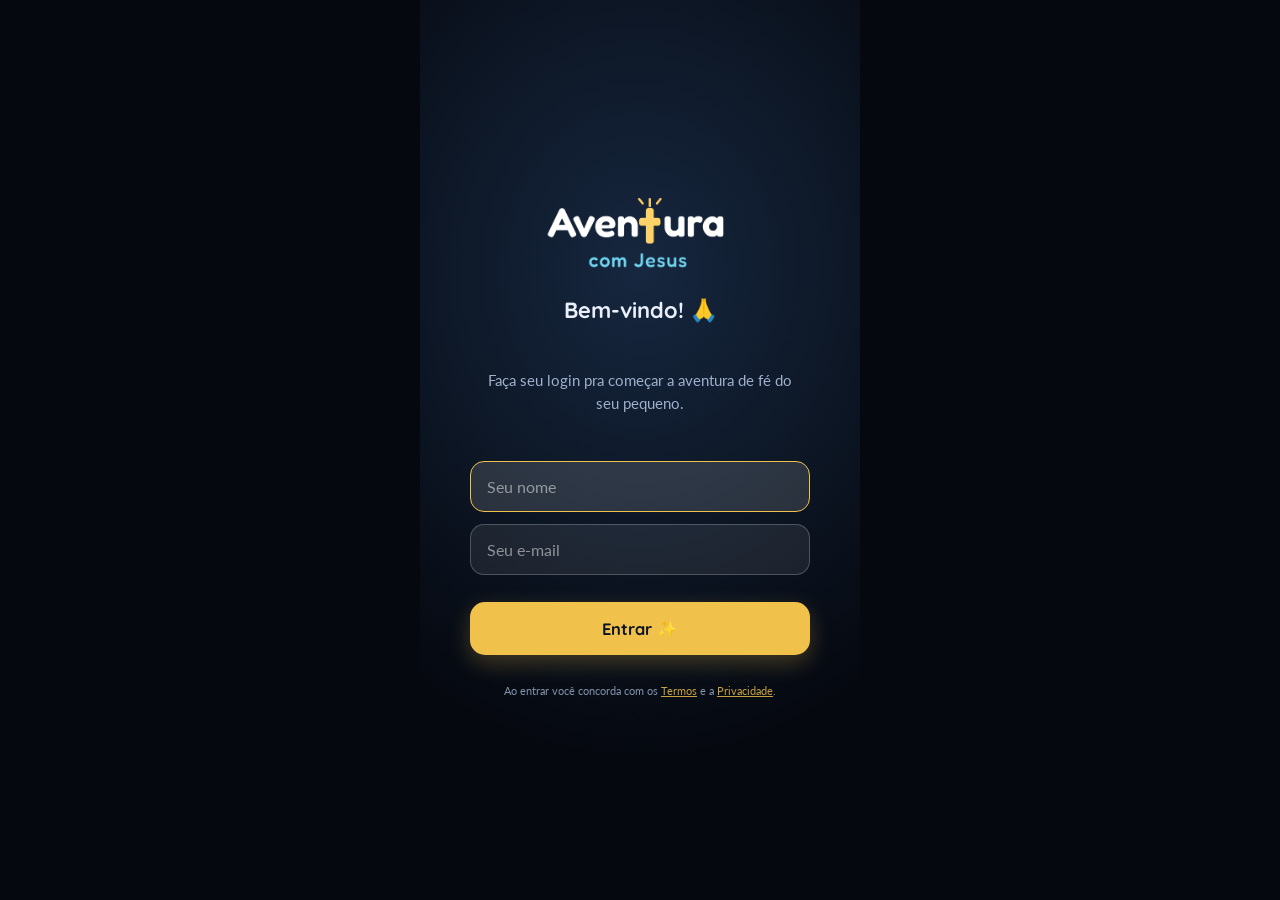
<file: index.html>
<!DOCTYPE html>
<html lang="pt-BR">
<head><!-- Clonado por Ads Searcher — origem: https://aventuracomjesus.com/app/ — 2026-09-11T15:03:13.638Z -->
<meta charset="UTF-8">
<!-- No site original o app roda em /app/, e o JS (app.js/data.js) monta várias
     imagens com caminho relativo cru (ex: 'assets/img/'+arquivo), sem prefixo —
     assume que a página está servida a partir de /app/. Aqui o index.html está
     na raiz do domínio, então sem isso essas imagens (capas de história, ícones
     da tab bar) apontariam para a raiz errada e quebrariam. Esta <base> resolve
     tudo de uma vez, sem precisar tocar no app.js/data.js. -->
<base href="/app/">
<meta name="viewport" content="width=device-width, initial-scale=1, maximum-scale=1, user-scalable=no, viewport-fit=cover">
<title>Aventura com Jesus</title>
<meta name="description" content="Histórias bíblicas, meditações, orações e afirmações para crianças crescerem na fé.">
<!-- PWA -->
<link rel="manifest" href="/app/manifest.json">
<meta name="theme-color" content="#0b1426">
<meta name="mobile-web-app-capable" content="yes">
<meta name="apple-mobile-web-app-capable" content="yes">
<meta name="apple-mobile-web-app-status-bar-style" content="black-translucent">
<meta name="apple-mobile-web-app-title" content="Aventura com Jesus">
<link rel="apple-touch-icon" href="/app/assets/img/logos/app_icon_180.png">
<link rel="icon" type="image/png" href="/app/assets/img/logos/app_icon_192.png">
<link rel="stylesheet" href="/app/app.css">
<script src="/app/lottie.min.js"></script>
<!-- SEM gravação de sessão. Microsoft Clarity e Smartlook foram REMOVIDOS: replay de tela
     em app infantil é incompatível com o Programa Famílias do Google Play, e o app web é o
     mesmo produto. A métrica que sobra é agregada e anônima (ANALYTICS_URL, backend próprio). -->
<script>
  // domínio onde o /api está deployado (funil). Ex: "https://aventuracomjesus.com".
  // O login registra o usuário em API_BASE + "/api/register". Vazio = login funciona local, só não envia pro banco.
  window.API_BASE = "https://aventuracomjesus.com";
  // backend do APP (Railway) — dados do usuário (progresso, economia, streak): SINCRONIZA + PERSISTE.
  // localStorage continua como cache/fallback (o app NUNCA cai por causa disso). Tudo best-effort.
  // KILL-SWITCH: deixe "" pra DESLIGAR o sync na hora (app volta 100% pro localStorage).
  window.APP_API = "https://backendtheo-production.up.railway.app/v1";
  // métrica AGREGADA do app: track() manda os eventos (navegou, abriu_conteudo, viu_assinatura,
  // clicou_assinar, notif_open...) pra cá; o painel BI lê em /api/app-event (x-admin-pass).
  window.ANALYTICS_URL = window.API_BASE + "/api/app-event";
  // ÁUDIO STREAMADO (mantém o APK leve — as narrações NÃO vão dentro do app).
  // Vazio = usa os arquivos locais (app/assets/audio/) — modo offline/dev.
  window.AUDIO_BASE = "https://apk-download-dgtechsotutionss-projects.vercel.app/audio/";
  window.AUDIO_VER = "1";   // alavanca de cache-bust: só bumpar se algum áudio JÁ publicado for trocado
  // DESENHOS DO COLORIR. Vazio = usa os arquivos locais (app/assets/colorir/), que
  // agora estão todos no repositório — o Colorir funciona normal e offline.
  // Só preencher se um dia os PNGs passarem a ser servidos por um CDN.
  window.COLORIR_BASE = "";
  // link do checkout/renovação (funil): abre a oferta atual (BravoPay)
  window.STRIPE_CHECKOUT_URL = "https://aventuracomjesuscom-chi.vercel.app/?go=paywall";
  // Web Push (PWA): chave PÚBLICA VAPID — vai embutida no cliente, NÃO é segredo.
  // A privada fica só na Railway (VAPID_PRIVATE_KEY). Vazio = lembrete não é oferecido.
  window.VAPID_PUBLIC_KEY = "BN4auWzkMjkIdxrYlH1qsia3anBpVcX-m9QROvfRaQiQvWrg8IKyJ-RjoGMa2gjpLu3fpsvGP3PGdud2U9ZvAo4";
  // ENTRADA SÓ POR PROVA DE PAGAMENTO. true = o app web aceita apenas quem acabou de
  // pagar (?si=/?sub=) ou já tem sessão; o resto vai pro /baixar e a tela de login
  // (e-mail sem senha) nem aparece. É o que permite abrir o /app com segurança.
  // 11/09/2026: DESLIGADO de propósito — fase de validação de oferta via BravoPay, que
  // ainda não tem ponte com /api/claim nem /api/magic-link (só Stripe/Hotmart hoje).
  // Acesso livre pra quem tem o link, sem exigir prova de pagamento nem login.
  // Voltar pra true assim que a oferta validar e a ponte BravoPay->assinatura existir.
  window.WEB_TOKEN_ONLY = false;
  // SEGUNDA TRAVA: mesmo com WEB_TOKEN_ONLY desligado, o app pergunta pro backend
  // (API_BASE + /api/entitlement) se aquele e-mail tem assinatura ATIVA (Stripe/Hotmart)
  // e mostra "Sua assinatura não está ativa" pra quem não tem — o que bloquearia
  // TODO mundo nesta fase, já que ninguém pagando por BravoPay existe nessa tabela.
  // 11/09/2026: DESLIGADO de propósito, junto com WEB_TOKEN_ONLY, pelo mesmo motivo.
  // Voltar pra false (ligando a trava de novo) assim que a ponte BravoPay existir.
  window.SKIP_SUB_CHECK = true;
  // LINK MÁGICO: a porta de VOLTA (cliente antigo, trocou de celular, limpou os dados).
  // true = quem chega sem prova vê "digite seu e-mail e receba o link" em vez de ir pro
  // /baixar. Não dá acesso nenhum sozinho — só entra quem clicar no link que chega na
  // caixa de entrada. Deixado DESLIGADO até o canário terminar (menos variáveis na medição).
  window.MAGIC_LINK = true;
</script>
</head>
<body>

<!-- splash inicial (logo Aventura com Jesus), some após carregar -->
<div id="splash">
  <img id="splash-logo" src="/app/assets/img/logos/logo_aventura_branco.webp" alt="Aventura com Jesus">
</div>

<div id="app">
  <!-- header global (preenchido por JS, oculto em algumas telas) -->
  <header class="hdr" id="hdr"></header>

  <!-- tela ativa (renderizada por JS) -->
  <div class="screen" id="screen"></div>

  <!-- camada de overlays (fluxo de conteúdo, player, etc.) -->
  <div id="overlay"></div>

  <!-- mini-player global -->
  <div class="mini" id="mini">
    <div class="cv" id="mini-cv">🎵</div>
    <div class="ti" id="mini-ti">—</div>
    <button class="pp" id="mini-pp" aria-label="Reproduzir ou pausar"><img src="/app/assets/img/ic_music_pause.webp" class="icoB" alt=""></button>
    <button class="up" id="mini-up" aria-label="Abrir player">⌃</button>
  </div>

  <!-- tab bar -->
  <nav class="tabbar" id="tabbar"></nav>

  <div class="toast" id="toast"></div>
</div>

<!-- áudio de fundo do player -->
<audio id="bg-audio" src="/app/assets/sound/background.mp3" loop preload="none"></audio>

<script src="/app/data.js"></script>
<script src="/app/app.js"></script>
<script defer src="/app/colorir.js"></script>
<script>
  if ('serviceWorker' in navigator) {
    // sw.js fica na RAIZ (e não em /app/) porque só assim o escopo dele cobre "/",
    // que é onde o index.html está servido neste deploy.
    window.addEventListener('load', () => navigator.serviceWorker.register('/sw.js', { scope: '/' }).catch(()=>{}));
  }
</script>
</body>
</html>
</file>
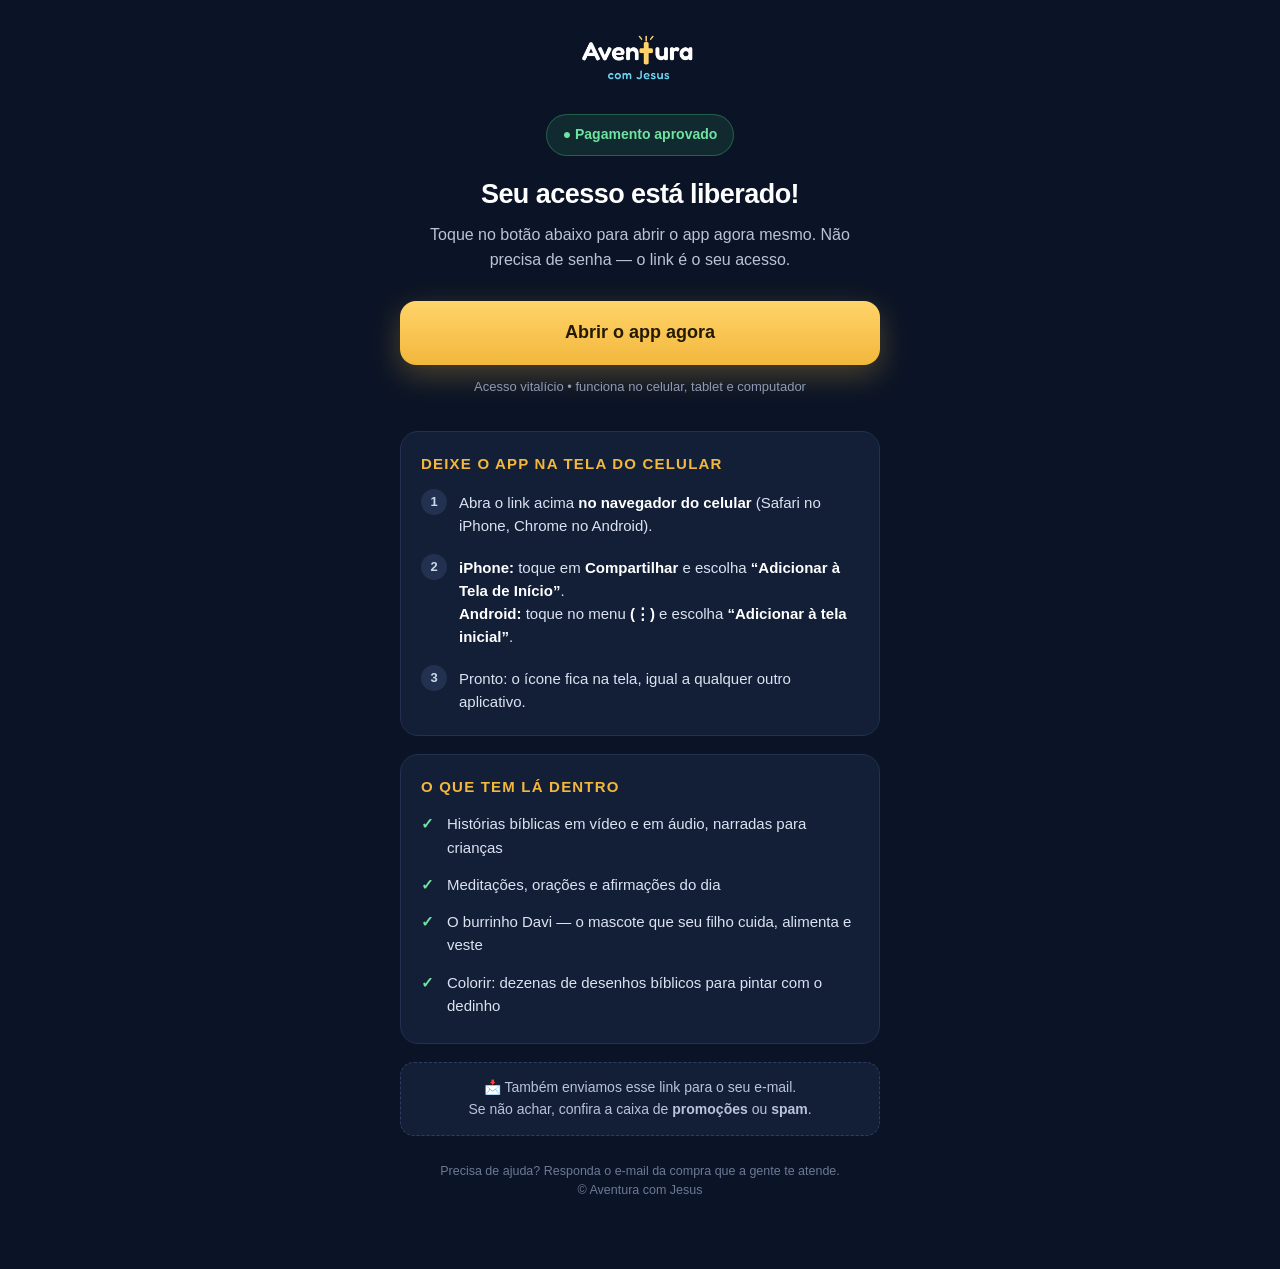
<file: obrigado.html>
<!DOCTYPE html>
<html lang="pt-BR">
<head>
<meta charset="UTF-8">
<meta name="viewport" content="width=device-width, initial-scale=1, viewport-fit=cover">
<title>Acesso liberado — Aventura com Jesus</title>
<meta name="robots" content="noindex">
<meta name="theme-color" content="#0b1426">
<link rel="icon" type="image/png" href="/app/assets/img/logos/app_icon_192.png">
<style>
  *{box-sizing:border-box}
  body{
    margin:0; background:#0b1426; color:#fff;
    font-family:-apple-system,BlinkMacSystemFont,"Segoe UI",Roboto,Arial,sans-serif;
    -webkit-font-smoothing:antialiased; line-height:1.55;
  }
  .wrap{max-width:520px; margin:0 auto; padding:32px 20px 56px}
  .logo{display:block; width:132px; margin:0 auto 26px}
  .ok{
    display:flex; align-items:center; justify-content:center; gap:9px;
    background:rgba(70,200,120,.12); border:1px solid rgba(70,200,120,.35);
    color:#6fe3a1; font-weight:700; font-size:14px;
    padding:9px 16px; border-radius:999px; width:fit-content; margin:0 auto 22px;
  }
  h1{font-size:27px; line-height:1.25; text-align:center; margin:0 0 12px; letter-spacing:-.02em}
  .sub{text-align:center; color:#b9c3d9; margin:0 auto 28px; max-width:420px}
  .cta{
    display:block; text-align:center; text-decoration:none;
    background:linear-gradient(180deg,#ffd469,#f2b73c); color:#241a04;
    font-weight:800; font-size:18px; padding:18px 20px; border-radius:16px;
    box-shadow:0 10px 30px rgba(242,183,60,.28); margin-bottom:12px;
  }
  .cta:active{transform:translateY(1px)}
  .hint{text-align:center; font-size:13px; color:#8e9ab4; margin:0 0 34px}
  .card{background:#131f37; border:1px solid #22314f; border-radius:18px; padding:20px 20px 6px; margin-bottom:18px}
  .card h2{font-size:15px; text-transform:uppercase; letter-spacing:.08em; color:#f2b73c; margin:0 0 14px}
  .step{display:flex; gap:12px; margin-bottom:16px}
  .n{
    flex:0 0 26px; height:26px; border-radius:50%; background:#22314f; color:#cfd8ea;
    font-size:13px; font-weight:700; display:flex; align-items:center; justify-content:center;
  }
  .step p{margin:2px 0 0; font-size:15px; color:#dbe3f2}
  .step b{color:#fff}
  ul.feat{list-style:none; padding:0; margin:0 0 6px}
  ul.feat li{padding:0 0 14px 26px; position:relative; color:#dbe3f2; font-size:15px}
  ul.feat li:before{content:"✓"; position:absolute; left:0; top:0; color:#6fe3a1; font-weight:700}
  .mail{
    background:#131f37; border:1px dashed #2c3d61; border-radius:14px;
    padding:14px 16px; font-size:14px; color:#b9c3d9; text-align:center;
  }
  .foot{text-align:center; color:#6c7996; font-size:12.5px; margin-top:26px}
  .foot a{color:#9fb0d0}
</style>
</head>
<body>
  <div class="wrap">
    <img class="logo" src="/app/assets/img/logos/logo_aventura_branco.webp" alt="Aventura com Jesus">

    <div class="ok">● Pagamento aprovado</div>
    <h1>Seu acesso está liberado!</h1>
    <p class="sub">Toque no botão abaixo para abrir o app agora mesmo. Não precisa de senha — o link é o seu acesso.</p>

    <a class="cta" href="https://aventura-com-jesus-app.vercel.app" target="_blank" rel="noopener">Abrir o app agora</a>
    <p class="hint">Acesso vitalício • funciona no celular, tablet e computador</p>

    <div class="card">
      <h2>Deixe o app na tela do celular</h2>
      <div class="step"><div class="n">1</div><p>Abra o link acima <b>no navegador do celular</b> (Safari no iPhone, Chrome no Android).</p></div>
      <div class="step"><div class="n">2</div><p><b>iPhone:</b> toque em <b>Compartilhar</b> e escolha <b>“Adicionar à Tela de Início”</b>.<br><b>Android:</b> toque no menu <b>(⋮)</b> e escolha <b>“Adicionar à tela inicial”</b>.</p></div>
      <div class="step"><div class="n">3</div><p>Pronto: o ícone fica na tela, igual a qualquer outro aplicativo.</p></div>
    </div>

    <div class="card">
      <h2>O que tem lá dentro</h2>
      <ul class="feat">
        <li>Histórias bíblicas em vídeo e em áudio, narradas para crianças</li>
        <li>Meditações, orações e afirmações do dia</li>
        <li>O burrinho Davi — o mascote que seu filho cuida, alimenta e veste</li>
        <li>Colorir: dezenas de desenhos bíblicos para pintar com o dedinho</li>
      </ul>
    </div>

    <p class="mail">📩 Também enviamos esse link para o seu e-mail.<br>Se não achar, confira a caixa de <b>promoções</b> ou <b>spam</b>.</p>

    <p class="foot">Precisa de ajuda? Responda o e-mail da compra que a gente te atende.<br>© Aventura com Jesus</p>
  </div>
</body>
</html>
</file>
<file: app/app.css>
/* ===================== Theo App — protótipo (tema dark navy + dourado) ===================== */
*{box-sizing:border-box;-webkit-tap-highlight-color:transparent}
:root{
  --navy-0:#0b1426; --navy-1:#0f1c33; --navy-2:#16273f; --navy-3:#1e3252;
  --line:#26395c; --gold:#f0c14b; --gold-d:#caa233; --ink:#eaf0fb; --ink-soft:#9fb0cc;
  --red:#e0746a; --ok:#6fae84;

  /* ===== Sistema premium reutilizável (criado na tela do Theodore) ===== */
  /* escala de espaçamento base 4px */
  --s1:4px; --s2:8px; --s3:12px; --s4:16px; --s5:20px; --s6:24px; --s7:32px; --s8:40px;
  /* raios */
  --r-sm:12px; --r-md:16px; --r-lg:22px; --r-xl:28px; --r-pill:999px;
  /* durações + easing */
  --d-fast:120ms; --d-base:220ms; --d-slow:360ms;
  --ease-out:cubic-bezier(.2,.8,.2,1); --ease-bounce:cubic-bezier(.34,1.56,.64,1);
  /* subtema AZUL do Theodore (derivado do quarto) */
  --theo-sky-1:#aacdf2; --theo-sky-2:#9dbbee;
  --theo-ink:#1d4067; --theo-ink-soft:#5e7da3;
  --theo-cream:#fdf3e3; --theo-surface:#ffffff;
  --theo-cyan:#6bcad6; --theo-cyan-d:#46b3c2; --theo-gold:#f0c14b;
  /* azul de AÇÃO (o mais usado nos botões: alimentar, resgatar, tocar, abas de roupas) */
  --theo-action:#6bcad6;
  --theo-sh-sm:0 3px 8px rgba(40,70,120,.14);
  --theo-sh-md:0 7px 18px rgba(40,70,120,.18);
  --theo-sh-lg:0 14px 30px rgba(40,70,120,.22);
  --theo-sh-press:0 2px 5px rgba(40,70,120,.18);
}
/* height:100dvh + overflow:hidden: a PÁGINA não rola, quem rola é o .screen por
   dentro. Sem isso o corpo inteiro deslizava e levava o rodapé junto pra fora. */
html,body{margin:0;height:100dvh;overflow:hidden;overscroll-behavior:none}
body{
  font-family:'Lato',system-ui,-apple-system,sans-serif;
  background:#05080f;color:var(--ink);
  display:flex;justify-content:center;
}
h1.t,.sec-t,.cscreen h2,.detail .info h2,.fcard .ti,.btn,.tcard .ti,.plcard .ti,
.mcard .lb,.catbtn .ti,.ovtop b{font-family:'Quicksand','Lato',sans-serif}
button{font-family:inherit;cursor:pointer}
img{display:block}

/* moldura do app (estilo telefone) */
#app{
  width:100%;max-width:440px;height:100dvh;position:relative;display:flex;flex-direction:column;
  background:radial-gradient(120% 60% at 50% 0%,var(--navy-2),var(--navy-0) 70%);
  overflow:hidden;
}

/* ---------- header global ---------- */
@supports not (height:100dvh){
  html,body{height:100%}
  #app{height:100%}
}
.hdr{display:flex;align-items:center;justify-content:space-between;padding:14px 16px 8px;gap:10px;z-index:5}
.hdr .prof{display:flex;align-items:center;gap:8px;background:#fff;border:none;
  border-radius:99px;padding:4px 18px 4px 4px;color:#1f4d63;font-weight:800;font-size:15px;
  box-shadow:0 2px 6px rgba(0,0,0,.18)}
.hdr .prof .av{width:34px;height:34px;border-radius:50%;display:grid;place-items:center;font-size:18px;
  background:#dceeff;border:none}
.hdr .hr{display:flex;align-items:center;gap:8px}
.hdr .streak{display:flex;align-items:center;gap:5px;font-weight:800;color:var(--gold-d);font-size:15px;
  background:#fff;border-radius:99px;padding:7px 13px;box-shadow:0 2px 6px rgba(0,0,0,.18)}
.hdr .ic{width:38px;height:38px;border-radius:50%;display:grid;place-items:center;font-size:18px;
  background:#fff;border:none;color:#1f4d63;font-weight:800;box-shadow:0 2px 6px rgba(0,0,0,.18)}

/* ---------- área de tela rolável ---------- */
.screen{flex:1;min-height:0;overflow-y:auto;-webkit-overflow-scrolling:touch;overscroll-behavior:contain;
  padding:4px 16px calc(78px + env(safe-area-inset-bottom) + 24px);position:relative;z-index:1}
.screen::-webkit-scrollbar{display:none}
h1.t{font-size:24px;font-weight:800;margin:10px 2px 4px}
.sec-t{font-size:18px;font-weight:800;margin:22px 2px 10px;display:flex;align-items:center;justify-content:space-between}
.muted{color:var(--ink-soft)}

/* ---------- carrossel horizontal ---------- */
.hscroll{display:flex;align-items:flex-start;gap:14px;overflow-x:auto;scroll-snap-type:x mandatory;padding:2px 2px 6px;margin:0 -2px}
.hscroll::-webkit-scrollbar{display:none}
.hscroll > *{scroll-snap-align:start;flex:none}

/* card featured (grande) */
.fcard{width:270px;height:330px;border-radius:22px;position:relative;overflow:hidden;
  display:flex;flex-direction:column;justify-content:flex-end;color:#fff;border:none;text-align:left;padding:16px}
.fcard .cover{position:absolute;inset:0;display:grid;place-items:center;font-size:96px}
.fcard .scrim{position:absolute;inset:0;background:linear-gradient(to top,rgba(7,12,22,.92),rgba(7,12,22,.15) 55%,transparent)}
.fcard .badge,.tcard .badge,.cgcard .badge{position:relative;z-index:2}
.badge{display:inline-block;align-self:flex-start;font-size:11px;font-weight:800;color:#0b1426;
  background:var(--gold);border-radius:99px;padding:3px 10px;margin-bottom:8px;text-transform:uppercase;letter-spacing:.4px}
.badge.alt{background:#7cc4e0}
.fcard .ti{position:relative;z-index:2;font-size:20px;font-weight:800;line-height:1.15;margin:0 0 6px}
.fcard .su{position:relative;z-index:2;font-size:12.5px;color:rgba(255,255,255,.82);line-height:1.4}

/* card de missão — bege/cream igual ao app real */
.mcard{width:150px;height:170px;border-radius:18px;overflow:hidden;position:relative;border:none;
  background:#fef3e0;color:#3a2c14;text-align:left;padding:0;box-shadow:0 2px 6px rgba(0,0,0,.14)}
.mcard.cur{outline:3px solid var(--gold);outline-offset:-3px}
.mcard .cv{height:104px;display:grid;place-items:center;font-size:46px}
.mcard .lb{padding:9px 11px;font-size:13.5px;font-weight:800;line-height:1.2;color:#3a2c14}
.mcard .rw{position:absolute;top:8px;right:8px;background:#fff;border-radius:99px;
  font-size:11px;font-weight:800;color:var(--gold-d);padding:3px 8px;box-shadow:0 1px 3px rgba(0,0,0,.18)}

/* grid 2 colunas de conteúdo (Explore / continue routine) */
.grid2{display:grid;grid-template-columns:1fr 1fr;gap:14px;margin-top:6px}
.tcard{border-radius:18px;overflow:hidden;background:var(--navy-2);color:var(--ink);text-align:left;
  border:1px solid var(--line);position:relative;padding:0;display:flex;flex-direction:column}
.tcard .cv{aspect-ratio:1/1;display:grid;place-items:center;font-size:58px;position:relative}
.tcard .heart{position:absolute;top:9px;right:9px;z-index:2;width:30px;height:30px;border-radius:50%;border:none;
  background:rgba(11,20,38,.55);color:#fff;font-size:15px;display:grid;place-items:center}
.tcard .heart.on{color:var(--red)}
.hsvg{width:18px;height:18px;display:block}
.iconbtn .hsvg{width:20px;height:20px}
.iconbtn.on,.meetcard-heart.on{color:var(--red)}
.tcard .bd{padding:9px 11px 12px}
.tcard .ti{font-size:14px;font-weight:800;line-height:1.2;margin:0 0 3px;display:-webkit-box;-webkit-line-clamp:2;-webkit-box-orient:vertical;overflow:hidden;min-height:2.4em}
.tcard .ty{font-size:11.5px;font-weight:700;color:var(--ink-soft)}
.tcard .lock{position:absolute;top:9px;left:9px;z-index:2;font-size:13px;background:rgba(11,20,38,.78);
  border:1px solid rgba(240,193,75,.55);border-radius:99px;padding:3px 8px;display:grid;place-items:center}

/* banner de categoria (Explore) — full-width com ilustração grande */
.catbtn{display:block;width:100%;border:none;border-radius:18px;overflow:hidden;
  background:var(--navy-2);color:#fff;padding:0;margin-bottom:14px;position:relative;aspect-ratio:16/6;text-align:left;cursor:pointer;box-shadow:0 4px 12px rgba(0,0,0,.25)}
.catbtn .cv{position:absolute;inset:0;display:block;font-size:38px}
.catbtn .cv img{width:100%;height:100%;object-fit:cover;display:block}
.catbtn .ti{position:absolute;left:22px;top:50%;transform:translateY(-50%);font-family:'Quicksand',sans-serif;font-size:24px;font-weight:800;color:#fff;text-shadow:0 2px 8px rgba(0,0,0,.6);z-index:2}

/* busca */
.search{display:flex;align-items:center;gap:9px;background:var(--navy-2);border:1px solid var(--line);
  border-radius:14px;padding:11px 14px;margin:8px 0 4px;color:var(--ink-soft)}
.search input{flex:1;border:none;background:transparent;color:var(--ink);font-size:15px;outline:none}

/* botões */
.btn{width:100%;border:none;border-radius:15px;padding:16px;font-size:16.5px;font-weight:800;
  background:var(--gold);color:#0b1426;box-shadow:0 8px 22px rgba(240,193,75,.25)}
.btn.ghost{background:rgba(255,255,255,.07);color:var(--ink);border:1px solid var(--line);box-shadow:none}
.btn.sm{padding:12px;font-size:15px}
.row-btn{display:flex;gap:10px}

/* ---------- tab bar ---------- */
.tabbar{position:absolute;left:0;right:0;bottom:0;z-index:8;display:flex;justify-content:space-around;
  padding:10px 6px calc(14px + env(safe-area-inset-bottom));
  background:linear-gradient(180deg,rgba(11,20,38,.55),rgba(11,20,38,.92) 50%);
  backdrop-filter:blur(14px); -webkit-backdrop-filter:blur(14px);
  border-top-left-radius:18px;border-top-right-radius:18px}
.tab{flex:1;border:none;background:transparent;color:rgba(255,255,255,.55);display:flex;flex-direction:column;
  align-items:center;gap:4px;font-size:10.5px;font-weight:700;padding:5px 0}
.tab .ti{font-size:22px;line-height:1}
.tab.on{color:#fff}
.tab.on img.ico{opacity:1;filter:none}
.tab img.ico{opacity:.55}

/* ---------- mini-player ---------- */
.mini{position:absolute;left:10px;right:10px;bottom:74px;z-index:9;display:none;align-items:center;gap:11px;
  background:var(--navy-3);border:1px solid var(--line);border-radius:16px;padding:8px 12px 8px 8px;
  box-shadow:0 10px 30px rgba(0,0,0,.45)}
.mini.show{display:flex}
.mini .cv{width:42px;height:42px;border-radius:11px;display:grid;place-items:center;font-size:22px;flex:none}
.mini .ti{flex:1;font-size:13.5px;font-weight:700;overflow:hidden;white-space:nowrap;text-overflow:ellipsis}
.mini .pp{width:38px;height:38px;border-radius:50%;border:none;background:var(--gold);color:#0b1426;font-size:16px;flex:none}
.mini .up{background:transparent;border:none;color:var(--ink-soft);font-size:18px;flex:none}

/* ---------- overlay / sheets (fluxo de conteúdo, player, etc.) ---------- */
.ov{position:absolute;inset:0;z-index:20;background:var(--navy-0);display:flex;flex-direction:column;
  animation:slideup .28s ease}
@keyframes slideup{from{transform:translateY(100%)}to{transform:translateY(0)}}
.ov .ovtop{display:flex;align-items:center;justify-content:space-between;padding:14px 16px;position:relative;z-index:3}
.iconbtn{width:40px;height:40px;border-radius:50%;border:none;background:rgba(11,20,38,.5);color:#fff;font-size:18px;
  display:grid;place-items:center;backdrop-filter:blur(4px)}
.ov .body{flex:1;overflow-y:auto;display:flex;flex-direction:column}
.ov .body::-webkit-scrollbar{display:none}

/* detalhe de conteúdo */
.detail .bigcover{position:absolute;inset:0;display:grid;place-items:center;font-size:150px}
.detail .scrim{position:absolute;inset:0;background:linear-gradient(to top,var(--navy-0) 8%,rgba(11,20,38,.35) 45%,rgba(11,20,38,.55))}
.detail .info{position:relative;z-index:2;margin-top:auto;padding:0 22px calc(26px + env(safe-area-inset-bottom));text-align:center}
.detail .info .ty{font-size:13px;font-weight:800;color:var(--gold);margin-bottom:6px}
.detail .info h2{font-size:26px;font-weight:800;margin:0 0 4px}
.detail .info .dur{color:var(--ink-soft);font-size:14px;margin-bottom:16px}
.detail .chev{font-size:20px;color:var(--ink-soft);margin-bottom:10px}
.detail .desc{color:var(--ink-soft);font-size:14.5px;line-height:1.55;margin:0 auto 18px;max-width:340px}

/* player imersivo */
.player .full{position:absolute;inset:0;display:grid;place-items:center;font-size:170px;animation:breathe 6s ease-in-out infinite}
@keyframes breathe{0%,100%{transform:scale(1)}50%{transform:scale(1.06)}}
.player .vscrim{position:absolute;inset:0;background:linear-gradient(to bottom,rgba(11,20,38,.5),transparent 30%,transparent 70%,rgba(11,20,38,.75))}
.player .pbottom{position:relative;z-index:2;margin-top:auto;padding:0 24px calc(34px + env(safe-area-inset-bottom))}
.player .pt-title{text-align:center;font-weight:800;font-size:18px;margin-bottom:14px}
.pbar{height:5px;border-radius:99px;background:rgba(255,255,255,.18);overflow:hidden}
.pbar > i{display:block;height:100%;width:0;background:var(--gold);transition:width .25s linear}

/* MODO TEXTO — overlay rolável com o roteiro */
#scriptov{position:absolute;inset:0;z-index:25;display:none;flex-direction:column;
  background:radial-gradient(120% 60% at 50% 0%,var(--navy-2),var(--navy-0) 70%)}
#scriptov.show{display:flex;animation:slideup .28s ease}
.scriptov-top{display:flex;align-items:center;justify-content:space-between;padding:14px 16px;flex:0 0 auto}
.scriptov-top b{font-family:'Quicksand','Lato',sans-serif;font-size:17px;font-weight:800}
.scriptov-body{flex:1;overflow-y:auto;padding:6px 22px calc(40px + env(safe-area-inset-bottom));
  -webkit-overflow-scrolling:touch}
.scriptov-body::-webkit-scrollbar{display:none}
.scriptov-ty{font-size:13px;font-weight:800;color:var(--gold);margin-bottom:6px;text-align:center}
.scriptov-title{font-family:'Quicksand','Lato',sans-serif;font-size:24px;font-weight:800;
  text-align:center;margin:0 0 18px;line-height:1.2}
.scriptov-text{font-size:16.5px;line-height:1.72;color:var(--ink);max-width:520px;margin:0 auto}
.scriptov-text p{margin:0 0 16px}
.scriptov-text p:first-child{font-size:17.5px;color:var(--ink)}
/* ===== Leitura do Dia — "Página de Luz" ===== */
.ov.reading{background:var(--navy-0)}
.rd-progress{height:3px;background:var(--line);flex:0 0 auto;z-index:4}
.rd-progress i{display:block;height:100%;width:0;background:var(--gold);transition:width .12s linear}
.rd-top{display:flex;align-items:center;justify-content:space-between;padding:6px 10px 0;flex:0 0 auto;z-index:3}
.rd-body{flex:1;overflow-y:auto;-webkit-overflow-scrolling:touch;width:100%;max-width:392px;margin:0 auto;padding:2px var(--s6) calc(var(--s8) + env(safe-area-inset-bottom))}
.rd-body::-webkit-scrollbar{display:none}
.rd-star{text-align:center;color:var(--gold);font-size:14px;margin-top:var(--s6);animation:rdBreathe 4.5s ease-in-out infinite}
.rd-hero{position:relative;margin:var(--s3) 0 0;border-radius:20px;overflow:hidden;height:200px;box-shadow:var(--theo-sh-md)}
.rd-hero img{width:100%;height:100%;object-fit:cover;display:block}
.rd-hero::after{content:'';position:absolute;inset:0;background:linear-gradient(180deg,rgba(14,26,47,0) 40%,rgba(14,26,47,.55) 100%)}
.rd-hero-badge{position:absolute;left:12px;bottom:11px;z-index:2;font-family:'Quicksand',sans-serif;font-weight:700;font-size:12px;letter-spacing:.05em;color:#fff;background:rgba(11,20,38,.55);border:1px solid rgba(240,193,75,.4);padding:5px 11px;border-radius:999px;backdrop-filter:blur(3px)}
@keyframes rdBreathe{0%,100%{opacity:.55;transform:scale(1)}50%{opacity:.9;transform:scale(1.08)}}
.rd-eyebrow{text-align:center;font-family:'Quicksand',sans-serif;font-weight:700;font-size:11px;letter-spacing:.18em;text-transform:uppercase;color:var(--gold-d);margin-top:var(--s3)}
.rd-title{text-align:center;font-family:'Quicksand',sans-serif;font-weight:600;font-size:24px;line-height:1.25;color:var(--ink);margin:var(--s3) 0 0;text-wrap:balance}
.rd-verse{position:relative;z-index:0;text-align:center;font-family:'Quicksand',sans-serif;font-weight:600;font-style:italic;font-size:23px;line-height:1.45;color:var(--ink);max-width:340px;margin:var(--s6) auto 0;text-wrap:balance}
.rd-verse::before{content:'\201C';position:absolute;top:-26px;left:-2px;z-index:-1;font-family:'Quicksand',sans-serif;font-weight:700;font-size:58px;color:var(--gold);opacity:.28}
.rd-vref{text-align:center;font-family:'Lato',sans-serif;font-weight:500;font-size:13px;letter-spacing:.02em;color:var(--gold-d);margin-top:var(--s3)}
.rd-audio-wrap{margin:var(--s5) auto 0;max-width:340px;text-align:center}
.rd-audio{width:100%;height:42px}
.rd-audio-soon{display:none;font-size:12.5px;color:var(--ink-soft)}
.rd-audio-wrap.noaud .rd-audio{display:none}
.rd-audio-wrap.noaud .rd-audio-soon{display:block}
.rd-hr{width:48px;height:1px;margin:var(--s6) auto;background:linear-gradient(90deg,transparent,var(--gold-d),transparent);opacity:.55}
.rd-read{font-family:'Lato',sans-serif;font-weight:400;font-size:17px;line-height:1.78;color:var(--ink)}
.rd-read p{margin:0 0 var(--s4)}
.rd-read p:last-child{margin-bottom:0}
.rd-read .rd-lead::first-letter{float:left;font-family:'Quicksand',sans-serif;font-weight:800;font-size:3.2em;line-height:.8;color:var(--gold-d);padding-right:8px;margin-top:4px}
.rd-pray .rd-lbl{text-align:center;font-family:'Quicksand',sans-serif;font-weight:700;font-size:11px;letter-spacing:.18em;text-transform:uppercase;margin-bottom:var(--s3);color:var(--ok)}
.rd-pray blockquote{margin:0;border-left:1px solid var(--ok);padding-left:var(--s4);font-family:'Lato',sans-serif;font-style:italic;font-size:16.5px;line-height:1.8;color:var(--ink)}
.rd-bless{text-align:center;font-size:13px;color:var(--ink-soft);margin-top:var(--s7);margin-bottom:var(--s5)}
.rd-done{width:100%;background:var(--gold);color:var(--navy-0);font-family:'Quicksand',sans-serif;font-weight:700;font-size:16px;height:52px;border-radius:var(--r-pill);box-shadow:var(--theo-sh-md)}
@media (prefers-reduced-motion:reduce){.rd-star{animation:none;opacity:.8}.rd-progress i{transition:none}}

/* ===== Player de VÍDEO (Cloudflare Stream) ===== */
.ov.video{background:#05080f}
.vid-top b{font-family:'Quicksand','Lato',sans-serif;font-size:16px;font-weight:800;flex:1;text-align:center;overflow:hidden;text-overflow:ellipsis;white-space:nowrap;padding:0 8px}
.vidscroll{flex:1;overflow-y:auto;-webkit-overflow-scrolling:touch}
.vidscroll::-webkit-scrollbar{display:none}
.vidbox{position:relative;width:100%;padding-top:56.25%;background:#000}
.vidbox iframe{position:absolute;inset:0;width:100%;height:100%;border:0;display:block}
.vid-meta{padding:18px 20px calc(24px + env(safe-area-inset-bottom))}
.vid-meta .ty{font-size:13px;font-weight:800;color:var(--gold);margin-bottom:6px}
.vid-meta h2{font-family:'Quicksand','Lato',sans-serif;font-size:22px;font-weight:800;margin:0 0 8px;color:var(--ink)}
.vid-meta .desc{color:var(--ink-soft);font-size:14.5px;line-height:1.55;margin:0 0 18px}
.vid-done{width:100%}

/* tela centralizada genérica (rating, streak, retenção, encouragement) */
.cscreen{flex:1;display:flex;flex-direction:column;align-items:center;justify-content:center;
  text-align:center;padding:30px 26px calc(30px + env(safe-area-inset-bottom));gap:6px}
.cscreen .big{font-size:84px;line-height:1}
.cscreen h2{font-size:24px;font-weight:800;margin:8px 0 2px}
.cscreen p{color:var(--ink-soft);font-size:15px;line-height:1.5;margin:4px 0;max-width:330px}
.cscreen .verse{font-style:italic;color:var(--ink-soft);font-size:14.5px;line-height:1.55;max-width:320px}
.cscreen .foot{margin-top:auto;width:100%;display:flex;flex-direction:column;gap:10px}

/* estrelas de rating */
.stars{display:flex;gap:10px;font-size:38px;color:#3a4a6b;margin:6px 0}
.stars .s.on{color:var(--gold)}

/* card de conteúdo concluído (rating/share) */
.donecard{display:flex;align-items:center;gap:12px;background:var(--navy-2);border:1px solid var(--line);
  border-radius:16px;padding:12px;width:100%;text-align:left}
.donecard .cv{width:48px;height:48px;border-radius:12px;display:grid;place-items:center;font-size:24px;flex:none}
.donecard .share{margin-left:auto;background:transparent;border:none;color:var(--gold);font-size:22px}

/* tracker de streak (semana) */
.weekrow{display:flex;gap:9px;margin:10px 0 4px}
.weekrow .d{display:flex;flex-direction:column;align-items:center;gap:5px;font-size:12px;color:var(--ink-soft)}
.weekrow .dot{width:30px;height:30px;border-radius:50%;display:grid;place-items:center;font-size:15px;
  background:var(--navy-2);border:1px solid var(--line)}
.weekrow .d.on .dot{background:rgba(240,193,75,.18);border-color:var(--gold)}

/* stats de prova social (retenção) */
.proof{display:grid;grid-template-columns:1fr 1fr;gap:10px;width:100%;margin:8px 0}
.proof .p{background:var(--navy-2);border:1px solid var(--line);border-radius:14px;padding:12px;text-align:left}
.proof .p b{font-size:22px;color:var(--gold)}
.proof .p span{display:block;font-size:12px;color:var(--ink-soft);margin-top:2px}

/* sleep timer (player completo) */
.sheet-cover{width:160px;height:160px;border-radius:50%;display:grid;place-items:center;font-size:72px;margin:6px auto 14px}
.timer{display:flex;gap:8px;justify-content:center;flex-wrap:wrap;margin-top:6px}
.timer .o{border:1px solid var(--line);background:var(--navy-2);color:var(--ink);border-radius:99px;
  padding:9px 16px;font-weight:700;font-size:14px}
.timer .o.on{background:var(--gold);color:#0b1426;border-color:var(--gold)}
.pcontrols{display:flex;align-items:center;justify-content:center;gap:26px;margin:18px 0}
.pcontrols .c{background:transparent;border:none;color:var(--ink);font-size:28px}
.pcontrols .play{width:72px;height:72px;border-radius:50%;background:var(--gold);color:#0b1426;font-size:28px;display:grid;place-items:center}

/* ---------- Theodore (pet) ---------- */
.petscene{position:relative;border-radius:22px;aspect-ratio:1/1;margin-top:8px;overflow:hidden;border:1px solid var(--line);
  background:#a9caee url('assets/img/pet_room_bg.webp') center / 100% 100% no-repeat}
.petscene .frame,.petscene .room-window,.petscene .room-floor{display:none}
/* o presente neon já vem desenhado no fundo (igual ao nativo); aqui só uma área clicável transparente por cima */
.petscene .gift{position:absolute;top:18%;right:5%;width:17%;height:15%;font-size:0;color:transparent;z-index:3;cursor:pointer;border-radius:12px;transition:transform .12s ease}
.petscene .gift:active{transform:scale(.92)}
.pet-stage{position:absolute;left:50%;bottom:6%;transform:translateX(-50%);height:88%;aspect-ratio:328/688;z-index:2}
.pet-shadow{position:absolute;bottom:-12px;left:50%;transform:translateX(-50%);width:80%;height:7%;border-radius:50%;background:rgba(40,55,95,.28);filter:blur(5px)}
.petscene .pet{font-size:120px;animation:bob 3s ease-in-out infinite}
@keyframes bob{0%,100%{transform:translateY(0)}50%{transform:translateY(-4px)}}
/* idle do burrinho: respira (pés plantados), sem flutuar */
@keyframes petIdle{0%,100%{transform:translateY(0) scaleY(1) scaleX(1)}50%{transform:translateY(-1px) scaleY(1.022) scaleX(.992)}}
.petscene .pet.happy{animation:happy .5s ease}
@keyframes happy{0%,100%{transform:scale(1)}50%{transform:scale(1.18) rotate(-4deg)}}
.petbar{display:flex;gap:12px;justify-content:center;margin:14px 0 4px}
.petbar .it{width:52px;height:52px;border-radius:14px;background:var(--navy-2);border:1px solid var(--line);
  display:grid;place-items:center;font-size:26px;transition:transform .12s ease}
.petbar .it:active{transform:scale(.88)}
.petbar .it.sel{border-color:var(--gold);background:rgba(240,193,75,.12);transform:scale(1.06)}
.petbar .it .pet-ic{width:40px;height:40px;object-fit:contain;display:block}
.progress-card{background:var(--navy-2);border:1px solid var(--line);border-radius:18px;padding:14px 16px;margin-top:14px}
.progress-card .top{display:flex;align-items:center;justify-content:space-between;font-weight:800;margin-bottom:8px}
.progress-card .coins{color:var(--gold)}
.xpbar{height:9px;border-radius:99px;background:var(--navy-0);overflow:hidden}
.xpbar > i{display:block;height:100%;background:var(--gold)}
.misschip{display:flex;align-items:center;justify-content:space-between;background:#fef3e0;border:1px solid #f0e0b8;
  border-radius:14px;padding:14px 16px;margin-bottom:10px;color:#3a2c14;box-shadow:0 2px 4px rgba(0,0,0,.12)}
.misschip .rw{color:var(--gold-d);font-weight:800;font-size:14px}
.feedbtn{position:fixed;display:none}

/* ===== Tela do Theodore: tema AZUL (igual ao nativo) — tudo abaixo do burrinho fica no azul ===== */
/* ===== Tela do Theodore — tema AZUL igual ao nativo ===== */
/* fundo = cor EXATA do chão do quarto, pra o chão continuar sem emenda (sensação "sem fim") */
.screen.theo-screen{background:#9dbbee}
.hdr.theo-hdr{background:#9bbffd}
.theo-screen .sec-t{color:var(--theo-on-bg,#1d4067)}
.theo-screen .petscene{margin:0 -16px 2px;border-radius:0;border:none}
/* barra de itens: ícones flat DIRETO no azul (sem card branco), igual ao nativo */
.theo-screen .petbar{margin-top:14px;gap:12px}
.theo-screen .petbar .it{background:transparent;border:none;box-shadow:none;width:58px;height:58px;border-radius:0;transition:transform .12s ease;filter:drop-shadow(0 2px 3px rgba(40,70,120,.22))}
.theo-screen .petbar .it:active{transform:scale(.9)}
.theo-screen .petbar .it.sel{background:transparent;border:none;transform:scale(1.12)}
.theo-screen .petbar .it .pet-ic{width:58px;height:58px}
/* card de nível: ⚡ Lv.X ▬barra▬ X/50 XP  +  pill de moedas separado */
.theo-prog{display:flex;gap:8px;align-items:stretch;margin-top:14px}
.lvcard{flex:1;background:#fdf3e3;border-radius:16px;padding:9px 12px;display:flex;align-items:center;gap:9px;box-shadow:0 3px 8px rgba(40,70,120,.14)}
.lv-bolt{width:34px;height:34px;border-radius:9px;background:#fff7e6;display:grid;place-items:center;font-size:17px;flex:none}
.lv-num{font-family:'Quicksand',sans-serif;color:#3a2c14;font-size:15px;flex:none}
.lv-bar{flex:1;height:11px;border-radius:99px;background:#ece0cd;overflow:hidden}
.lv-bar > i{display:block;height:100%;background:linear-gradient(180deg,#f6c844,#e0a92e)}
.lv-xp{background:#fff;color:#7a6a4a;font-weight:800;font-size:11px;padding:4px 9px;border-radius:99px;flex:none}
.lv-coins{background:#fdf3e3;border-radius:16px;padding:0 15px;display:flex;align-items:center;font-weight:800;color:var(--gold-d);font-size:15px;box-shadow:0 3px 8px rgba(40,70,120,.14);flex:none;white-space:nowrap}
/* missões do dia (cards creme com imagem + recompensa em cima, igual ao nativo) */
.theo-missions{display:grid;grid-template-columns:1fr 1fr 1fr;gap:10px;margin-top:6px}
.theo-mcard{position:relative;background:#fdf3e3;border:none;border-radius:16px;padding:9px 6px 9px;
  display:flex;flex-direction:column;align-items:center;gap:4px;cursor:pointer;box-shadow:0 3px 7px rgba(40,70,120,.14);transition:transform .12s ease}
.theo-mcard:active{transform:scale(.96)}
.theo-mrw{color:#3a2c14;font-weight:800;font-size:12px}
.theo-mimg{width:100%;aspect-ratio:1/1;display:grid;place-items:center}
.theo-mimg img{width:100%;height:100%;object-fit:contain}
.theo-mimg span{font-size:38px}
.theo-mlb{font-family:'Quicksand',sans-serif;font-weight:800;font-size:11.5px;color:#3a2c14;text-align:center;line-height:1.15}
/* "Conheça o Theodore" — carrossel de conteúdo */
.meet-scroll{margin-top:2px}
.meetcard{width:158px;flex:none;border:none;background:transparent;padding:0;text-align:left;cursor:pointer}
.meetcard-img{position:relative;width:100%;aspect-ratio:1/1.12;border-radius:18px;overflow:hidden;display:grid;place-items:center;font-size:60px;box-shadow:0 4px 10px rgba(40,70,120,.18)}
.meetcard-img .coverimg{width:100%;height:100%;object-fit:cover}
.meetcard-heart{position:absolute;top:8px;right:8px;width:30px;height:30px;border-radius:50%;border:none;background:rgba(255,255,255,.85);color:#2d6f8f;display:grid;place-items:center;font-size:15px;font-weight:800}
.meetcard-ti{font-family:'Quicksand',sans-serif;font-weight:800;font-size:14px;color:#1d4067;margin:8px 2px 1px;line-height:1.15}
.meetcard-ty{font-size:12px;font-weight:700;color:#5e7da3;margin:0 2px}

/* accordion (FAQ) */
.acc{border:1px solid var(--line);border-radius:14px;background:var(--navy-2);margin-bottom:10px;overflow:hidden}
.acc summary{list-style:none;padding:14px 16px;font-weight:800;font-size:15px;display:flex;justify-content:space-between;cursor:pointer}
.acc summary::-webkit-details-marker{display:none}
.acc[open] summary span{transform:rotate(45deg)}
.acc summary span{transition:.2s;color:var(--gold);font-size:20px}
.acc p{padding:0 16px 14px;color:var(--ink-soft);font-size:14px;line-height:1.55;margin:0}

/* ---------- Music ---------- */
.seg{display:flex;background:var(--navy-2);border:1px solid var(--line);border-radius:99px;padding:4px;margin:8px 0 6px}
.seg button{flex:1;border:none;background:transparent;color:var(--ink-soft);font-weight:800;font-size:14px;padding:9px;border-radius:99px}
.seg button.on{background:var(--gold);color:#0b1426}
.plcard{border-radius:18px;overflow:hidden;background:var(--navy-2);border:1px solid var(--line);text-align:left;padding:0;color:var(--ink)}
.plcard .cv{aspect-ratio:1/1;overflow:hidden;border-radius:18px 18px 0 0;display:block;font-size:54px}
.plcard .bd{padding:9px 11px 12px}
.plcard .ti{font-size:14px;font-weight:800;margin:0 0 2px}
.plcard .me{font-size:11.5px;color:var(--ink-soft)}
.noisegrid{display:grid;grid-template-columns:1fr 1fr 1fr;gap:12px;margin-top:6px}
.music-soon{text-align:center;padding:34px 24px 10px;max-width:360px;margin:8px auto 0;display:flex;flex-direction:column;align-items:center;gap:10px}
.music-soon-emoji{font-size:52px;line-height:1;filter:drop-shadow(0 4px 12px rgba(0,0,0,.25))}
.music-soon h3{font-family:'Quicksand',sans-serif;font-size:19px;font-weight:800;margin:2px 0}
.music-soon p{color:var(--muted,#8fa0bd);font-size:14px;line-height:1.55;margin:0}
.music-soon-tip{font-size:13px !important;opacity:.85}
.music-soon .btn{margin-top:14px;max-width:260px}
.noise{aspect-ratio:1/1;border-radius:16px;border:1px solid var(--line);display:flex;flex-direction:column;
  justify-content:flex-end;padding:9px;color:#fff;font-weight:800;font-size:12.5px;text-shadow:0 1px 4px rgba(0,0,0,.5)}

/* ---------- Favorites (empty) ---------- */
.empty{flex:1;display:flex;flex-direction:column;align-items:center;justify-content:center;gap:12px;text-align:center;color:var(--ink-soft);padding:40px}
.empty .ic{font-size:80px;color:var(--gold)}

/* ---------- Profile ---------- */
.avrow{display:flex;gap:14px;overflow-x:auto;padding:8px 2px}
.avrow::-webkit-scrollbar{display:none}
.avitem{flex:none;width:84px;text-align:center;position:relative}
.avitem .a{width:84px;height:84px;border-radius:50%;display:grid;place-items:center;font-size:40px;overflow:hidden;
  background:linear-gradient(160deg,var(--navy-3),var(--navy-2));border:2px solid var(--line);position:relative}
.avitem.on .a{border-color:var(--gold)}
.av-cam{position:absolute;top:58px;right:0;width:28px;height:28px;border-radius:50%;background:#33b0c9;
  display:grid;place-items:center;font-size:13px;border:2px solid var(--navy-1);cursor:pointer;z-index:3}
.avitem .n{margin-top:6px;font-size:13px;font-weight:700}
/* seletor de avatar (substituiu a foto da câmera) */
.avpick-grid{display:grid;grid-template-columns:repeat(4,1fr);gap:16px 10px}
.avpick{background:none;border:0;padding:0;text-align:center;cursor:pointer;color:inherit;font:inherit}
.avpick-img{position:relative;display:block;width:100%;max-width:76px;margin:0 auto;aspect-ratio:1}
.avpick-img img{width:100%;height:100%;border-radius:50%;display:block;
  border:3px solid transparent;background:var(--navy-2)}
.avpick.on .avpick-img img{border-color:var(--gold);box-shadow:0 0 0 3px rgba(240,193,75,.22)}
.avpick.lock .avpick-img img{filter:grayscale(1) brightness(.55)}
.avpick-cad{position:absolute;inset:0;display:grid;place-items:center;font-size:22px}
.avpick-n{display:block;margin-top:6px;font-size:11.5px;color:var(--ink-soft);font-weight:700}
.avpick-meta{display:block;margin-top:3px;font-size:10.5px;color:var(--gold);line-height:1.3}
@media (max-width:340px){ .avpick-grid{grid-template-columns:repeat(3,1fr)} }
/* Minha conta */
.acct-head{display:flex;align-items:center;gap:16px;margin:10px 2px 14px}
.acct-av{position:relative;width:84px;height:84px;border-radius:50%;background:linear-gradient(160deg,var(--navy-3),var(--navy-2));display:grid;place-items:center;font-size:40px;overflow:hidden;flex:none}
.acct-av img{width:100%;height:100%;object-fit:cover}
.acct-cam{top:auto;bottom:0;right:0}
.acct-email{font-size:16px;font-weight:700;color:#fff;word-break:break-all}
.acct-sub{font-weight:800;font-size:18px;color:#fff;margin:22px 2px 10px}
.child-row{display:flex;align-items:center;gap:14px;width:100%;background:var(--navy-2);border:1px solid var(--line);border-radius:16px;padding:12px 14px;margin-bottom:12px;color:#fff;cursor:pointer;text-align:left}
.child-av{width:48px;height:48px;border-radius:50%;background:linear-gradient(160deg,var(--navy-3),var(--navy-2));display:grid;place-items:center;font-size:24px;overflow:hidden;flex:none}
.child-av img{width:100%;height:100%;object-fit:cover}
.child-info{flex:1}
.child-info b{font-size:15px}
.avitem.add .a{font-size:34px;color:var(--gold);background:transparent;border-style:dashed}
.statcard{background:linear-gradient(135deg,#f3c655,#d99e2b);border:none;border-radius:18px;padding:26px 18px;margin-bottom:14px;text-align:center;box-shadow:0 4px 14px rgba(216,158,43,.3)}
.statcard b{font-size:32px;color:#fff;display:block;text-shadow:0 2px 6px rgba(120,80,0,.35)}
.statcard .muted{color:rgba(255,255,255,.95)!important;font-weight:700;margin-top:2px}
.field{margin:14px 0}
.field label{display:block;font-size:13px;font-weight:700;color:var(--ink-soft);margin-bottom:6px}
.field input{width:100%;background:var(--navy-2);border:1px solid var(--line);border-radius:12px;padding:13px 14px;color:var(--ink);font-size:15px;outline:none}
.field textarea{width:100%;background:var(--navy-2);border:1px solid var(--line);border-radius:12px;padding:13px 14px;color:var(--ink);font-size:15px;outline:none;resize:none;font-family:inherit}
.step-t{font-weight:800;font-size:16px;color:#fff}
.surprise-btn{position:absolute;left:50%;bottom:20px;transform:translateX(-50%);display:flex;align-items:center;gap:9px;background:#fff;color:#2f7fd6;font-weight:800;font-size:16px;border:none;border-radius:30px;padding:13px 24px;box-shadow:0 6px 22px rgba(0,0,0,.45);cursor:pointer;z-index:6;white-space:nowrap}
.surprise-btn .ico{width:22px;height:22px}

/* ---------- Settings ---------- */
.setlist{margin-top:6px}
.setrow{display:flex;align-items:center;gap:12px;width:100%;text-align:left;background:transparent;border:none;
  color:var(--ink);padding:15px 4px;font-size:15.5px;font-weight:600;border-bottom:1px solid var(--line)}
.setrow .ic{font-size:18px;width:24px;text-align:center}
.setrow .ch{margin-left:auto;color:var(--ink-soft)}
.setrow .val{margin-left:auto;color:var(--ink-soft);font-weight:700}
.setdiv{height:14px}
.toggle{margin-left:auto;width:46px;height:27px;border-radius:99px;background:var(--navy-3);border:1px solid var(--line);position:relative;flex:none}
.toggle.on{background:var(--gold);border-color:var(--gold)}
.toggle::after{content:'';position:absolute;top:2px;left:2px;width:21px;height:21px;border-radius:50%;background:#fff;transition:.18s}
.toggle.on::after{left:21px}
/* Sem teto de largura, a opcao mais longa ("Nao denominacional / Independente")
   empurrava o select pra fora da tela. max-width em % da linha + text-overflow
   deixa o texto cortar com reticencias em vez de estourar a borda. */
.select{margin-left:auto;background:var(--navy-2);border:1px solid var(--line);color:var(--ink);border-radius:10px;padding:8px 10px;font-weight:700;font-size:14px;
  max-width:58%;min-width:0;text-overflow:ellipsis}
.subcard{background:var(--navy-2);border:1px solid var(--line);border-radius:18px;padding:18px;margin-top:10px}
.subcard .perk{display:flex;gap:10px;align-items:flex-start;margin:10px 0;font-size:14.5px}
.subcard .perk::before{content:'✓';color:var(--gold);font-weight:900}

/* toast */
.toast{position:absolute;left:50%;bottom:150px;transform:translateX(-50%);z-index:30;background:var(--navy-3);
  border:1px solid var(--line);color:var(--ink);padding:11px 18px;border-radius:99px;font-weight:700;font-size:14px;
  box-shadow:0 10px 30px rgba(0,0,0,.5);opacity:0;transition:.2s;pointer-events:none}
.toast.show{opacity:1;bottom:160px}

/* coachmark */
/* Era `position:absolute` no topo, e ficava POR CIMA dos avatares que ele explicava.
   Agora ocupa espaço no fluxo, empurrando a fileira pra baixo em vez de tapá-la.
   O padding-right abre lugar pro ✕ sem o texto passar por baixo dele. */
.coach{position:relative;z-index:7;background:var(--gold);color:#0b1426;border-radius:14px;margin:10px 0 2px;
  padding:11px 38px 11px 14px;font-size:13px;font-weight:700;max-width:270px;box-shadow:0 10px 26px rgba(0,0,0,.4);
  transition:opacity .24s ease, transform .24s ease}
.coach::before{content:'';position:absolute;top:-7px;left:30px;border:7px solid transparent;border-bottom-color:var(--gold);border-top:0}
.coach-x{position:absolute;top:50%;right:8px;transform:translateY(-50%);width:24px;height:24px;border:0;border-radius:50%;
  background:rgba(11,20,38,.14);color:#0b1426;font-size:12px;font-weight:800;line-height:1;cursor:pointer}
/* .avitem é <button>: sem isto ele herda o fundo claro padrão de botão e vira um
   retângulo BRANCO atrás do avatar redondo, no meio da tela navy. */
.avitem{background:transparent;border:0;padding:0;box-shadow:none;color:inherit}

/* ===================== reskin: fontes locais (zip) ===================== */
@font-face{font-family:'Lato';src:url('assets/fonts/Lato-Regular.woff2') format('woff2');font-weight:400;font-display:swap}
@font-face{font-family:'Lato';src:url('assets/fonts/Lato-Medium.woff2') format('woff2');font-weight:500;font-display:swap}
@font-face{font-family:'Lato';src:url('assets/fonts/Lato-Semibold.woff2') format('woff2');font-weight:600;font-display:swap}
@font-face{font-family:'Lato';src:url('assets/fonts/Lato-Bold.woff2') format('woff2');font-weight:700;font-display:swap}
@font-face{font-family:'Lato';src:url('assets/fonts/Lato-Black.woff2') format('woff2');font-weight:800;font-display:swap}
@font-face{font-family:'Quicksand';src:url('assets/fonts/Quicksand-Medium.woff2') format('woff2');font-weight:500;font-display:swap}
@font-face{font-family:'Quicksand';src:url('assets/fonts/Quicksand-SemiBold.woff2') format('woff2');font-weight:600;font-display:swap}
@font-face{font-family:'Quicksand';src:url('assets/fonts/Quicksand-Bold.woff2') format('woff2');font-weight:700;font-display:swap}

/* ===================== reskin: helpers de ícone ===================== */
.icoW{filter:brightness(0) invert(1)}                 /* silhueta branca */
.icoB{filter:brightness(0)}                            /* silhueta preta (sobre dourado) */
img.ico{width:22px;height:22px;object-fit:contain;display:block}

/* ===================== splash ===================== */
#splash{position:fixed;inset:0;z-index:200;display:flex;flex-direction:column;align-items:center;justify-content:center;gap:6px;
  background:radial-gradient(120% 70% at 50% 40%,#16273f,#05080f 75%);transition:opacity .5s ease}
#splash.hide{opacity:0;pointer-events:none}
#splash-anim{width:200px;height:200px}
#splash-logo{width:240px;max-width:68%;height:auto;filter:drop-shadow(0 6px 28px rgba(240,193,75,.3));
  animation:splashIn .9s cubic-bezier(.2,.8,.2,1) both, splashPulse 2.4s ease-in-out .9s infinite}
@keyframes splashIn{from{opacity:0;transform:scale(.82) translateY(10px)}to{opacity:1;transform:none}}
@keyframes splashPulse{0%,100%{transform:scale(1)}50%{transform:scale(1.035)}}

/* ===================== tab bar com ícones reais ===================== */
.tab img.ico{width:25px;height:25px}
.tab .icoW{opacity:.42;transition:opacity .15s}
.tab.on .icoW{opacity:1}

/* ===================== hero lottie (Today) ===================== */
.todayhero{position:relative;border-radius:22px;overflow:hidden;height:160px;margin:6px 0 2px;
  background:linear-gradient(160deg,#27406b,#16273f);border:1px solid var(--line)}
.todayhero .lot{position:absolute;inset:0}
.todayhero .cap{position:absolute;left:16px;bottom:12px;z-index:2;font-weight:800;font-size:15px;
  font-family:'Quicksand',sans-serif;color:#fff;text-shadow:0 2px 10px rgba(0,0,0,.55)}

/* ===================== ícones dentro de componentes ===================== */
.search img.ico{width:18px;height:18px;opacity:.7}
.tcard .lock img.ico,.detail .lockico{width:13px;height:15px}
.tcard .heart img.ico{width:17px;height:17px}
.mini .pp img.ico,.pcontrols .play img.ico{width:18px;height:18px}
.pcontrols .c img.ico{width:30px;height:30px}

/* ===================== pet (ursinho real) ===================== */
.petscene .petimg{width:100%;height:100%;object-fit:contain;animation:petIdle 3.6s ease-in-out infinite;transform-origin:bottom center;filter:drop-shadow(0 8px 7px rgba(0,0,0,.18));display:block}
.petscene .petimg.happy{animation:happy .5s ease}

/* ===================== fire lottie (streak) ===================== */
.firelot{width:150px;height:150px;margin:0 auto}

/* ===================== capas com ilustração real ===================== */
.coverimg{width:100%;height:100%;object-fit:cover;display:block}
/* BLINDAGEM de proporção: dentro de grid c/ place-items:center o height:100% da <img> não resolve
   (fica na altura natural e estoura o card). Absoluto + inset preenche SEMPRE, qualquer proporção de capa. */
.cover .coverimg,.cv .coverimg,.bigcover .coverimg{position:absolute;inset:0;width:100%;height:100%;object-fit:cover}
.mcard .cv,.plcard .cv,.mini .cv,.donecard .cv{position:relative;overflow:hidden}
.empty .emptyheart{width:120px;height:auto;object-fit:contain}

/* ===================== Daily Missions Today (navy + borda dourada) ===================== */
.mtcard{width:78%;max-width:300px;aspect-ratio:1/1.1;border-radius:24px;
  background:var(--navy-1);border:2.5px solid var(--gold);color:var(--ink);
  display:flex;flex-direction:column;align-items:center;justify-content:center;padding:14px;cursor:pointer}
.mtcard-img{flex:1;display:grid;place-items:center;padding:18px;width:100%;position:relative}
/* estrelinhas que brilham ao redor da bíblia (igual ao nativo) */
.mt-sparkles{position:absolute;inset:0;pointer-events:none}
.mt-sparkles .spk{position:absolute;color:#ffe9a8;font-size:15px;opacity:.55;
  text-shadow:0 0 8px rgba(255,213,79,.9),0 0 2px #fff}
.mt-sparkles .spk0{top:16%;left:18%;font-size:18px}
.mt-sparkles .spk1{top:26%;right:14%;font-size:13px}
.mt-sparkles .spk2{bottom:24%;left:12%;font-size:12px}
.mt-sparkles .spk3{bottom:18%;right:18%;font-size:17px}
.mt-sparkles .spk4{top:46%;right:8%;font-size:11px}
.mtcard-img img{width:100%;max-width:160px;height:auto;object-fit:contain;border-radius:16px;filter:drop-shadow(0 0 22px rgba(240,193,75,.4))}
.mtcard-anim{width:100%;max-width:180px;aspect-ratio:1/1;display:block;filter:drop-shadow(0 0 28px rgba(240,193,75,.45))}
.mtcard-anim svg{width:100%!important;height:100%!important}
.mtcard-lb{font-family:'Quicksand',sans-serif;font-weight:800;font-size:18px;color:#fff;margin-top:4px;text-align:center}

/* ===================== Have fun with Theodore ===================== */
.funcard{display:grid;grid-template-columns:1fr 1fr;gap:14px;background:#1a2742;border:1px solid var(--line);border-radius:20px;padding:18px 14px;margin:6px 0 22px;align-items:stretch}
.fun-act{background:transparent;border:none;display:flex;flex-direction:column;align-items:center;justify-content:flex-end;gap:14px;cursor:pointer;padding:6px;min-height:200px}
.fun-img{flex:1;width:100%;display:flex;align-items:flex-end;justify-content:center;position:relative;overflow:hidden}
.fun-img img{max-width:100%;max-height:140px;width:auto;height:auto;object-fit:contain;filter:drop-shadow(0 6px 12px rgba(0,0,0,.4))}
.fun-btn{background:var(--theo-action);color:var(--theo-ink);font-weight:800;font-size:16px;padding:11px 0;width:100%;border-radius:99px;
  box-shadow:0 4px 0 rgba(0,0,0,.25);border:2.5px solid #fff;font-family:'Quicksand',sans-serif;flex:none}

/* ===================== Bible Verse card ===================== */
.verse-card{background:var(--navy-1);border:1px solid var(--line);border-radius:18px;padding:22px 18px;
  margin:22px 0 6px;text-align:center;box-shadow:0 0 30px rgba(40,80,180,.15)}
.verse-ref{font-weight:800;font-size:16px;letter-spacing:1.2px;margin-bottom:14px}
.verse-text{font-size:15px;line-height:1.55;color:var(--ink);font-style:italic;margin-bottom:18px}
.verse-share{background:transparent;border:none;color:var(--ink-soft);font-size:13px;display:flex;flex-direction:column;
  align-items:center;gap:4px;margin:0 auto;cursor:pointer}
.verse-share::before{content:'⤴';font-size:22px;border:1.5px solid var(--ink-soft);border-radius:50%;width:38px;height:38px;display:grid;place-items:center;margin-bottom:2px}

/* ===================== Recommended cards (scroll horizontal) ===================== */
.reccard{width:170px;border-radius:20px;background:transparent;border:none;text-align:left;padding:0;position:relative;color:var(--ink);cursor:pointer}
.reccard-heart{position:absolute;top:9px;right:9px;z-index:2;width:30px;height:30px;border-radius:50%;background:rgba(255,255,255,.85);color:#2d6f8f;display:grid;place-items:center;font-size:16px;font-weight:800}
.reccard-img{aspect-ratio:1/1.3;border-radius:20px;overflow:hidden;background:var(--navy-2)}
.reccard-img img{width:100%;height:100%;object-fit:cover;display:block}
.reccard-bd{padding:8px 4px}
.reccard-ti{font-family:'Quicksand',sans-serif;font-weight:800;font-size:14px;margin:0 0 2px;line-height:1.2;color:#fff;
  display:-webkit-box;-webkit-line-clamp:1;-webkit-box-orient:vertical;overflow:hidden}
.reccard-ty{font-size:11.5px;font-weight:600;color:var(--ink-soft)}

/* ===================== New Releases cards ===================== */
.newcard{width:200px;border-radius:20px;background:transparent;border:none;text-align:left;padding:0;position:relative;color:var(--ink);cursor:pointer}
.badge-new{position:absolute;top:10px;left:10px;z-index:3;background:#e8a04e;color:#3a2c14;font-weight:800;font-size:11px;padding:4px 10px;border-radius:8px}
.newcard-img{aspect-ratio:1/1.1;border-radius:20px;overflow:hidden;background:var(--navy-2)}
.newcard-img img{width:100%;height:100%;object-fit:cover;display:block}
.newcard-bd{padding:8px 4px}
.newcard-ti{font-family:'Quicksand',sans-serif;font-weight:800;font-size:15px;margin:0 0 2px;line-height:1.2;color:#fff}
.newcard-ty{font-size:12px;font-weight:600;color:var(--ink-soft)}

/* ===================== Top 10 cards (rank dourado) ===================== */
.topcard{width:200px;position:relative;background:transparent;border:none;padding:0 0 0 36px;text-align:left;color:var(--ink);cursor:pointer}
.topcard-rank{position:absolute;left:-6px;top:50%;transform:translateY(-50%);font-family:'Quicksand',sans-serif;font-weight:900;font-size:120px;line-height:.9;color:transparent;
  -webkit-text-stroke:2px var(--gold);background:linear-gradient(160deg,var(--gold),var(--gold-d));-webkit-background-clip:text;background-clip:text;z-index:1;text-shadow:0 4px 12px rgba(240,193,75,.3)}
.topcard-img{aspect-ratio:1/1.15;border-radius:20px;overflow:hidden;background:var(--navy-2);position:relative;z-index:2}
.topcard-img img{width:100%;height:100%;object-fit:cover;display:block}
.topcard-bd{padding:8px 4px;position:relative;z-index:2}
.topcard-ti{font-family:'Quicksand',sans-serif;font-weight:800;font-size:14px;color:#fff}
.topcard-ty{font-size:11.5px;font-weight:600;color:var(--ink-soft)}

/* ===================== Your current Streak ===================== */
.streak-info{margin:24px 0 12px;padding:18px;background:transparent}
.streak-info-t{font-family:'Quicksand',sans-serif;font-weight:800;font-size:20px;color:#fff;margin-bottom:6px}
.streak-info-d{color:var(--ink-soft);font-size:14px;line-height:1.5;margin-bottom:12px}
.streak-info-chip{display:inline-flex;align-items:center;gap:6px;background:rgba(240,193,75,.15);color:var(--gold);font-weight:800;padding:8px 16px;border-radius:99px;font-size:15px}

/* ===================== Pet (bot animations) ===================== */
.petimg.eager{animation:eager .8s ease infinite alternate}
@keyframes eager{0%{transform:scale(1) rotate(-2deg)}100%{transform:scale(1.04) rotate(2deg)}}
/* acenar (balança de leve sugerindo o aceno) — pés plantados */
.petscene .petimg.waving{animation:wavepet .5s ease-in-out 2.5;transform-origin:bottom center}
@keyframes wavepet{0%,100%{transform:rotate(0)}25%{transform:rotate(3.5deg)}75%{transform:rotate(-2deg)}}
/* mastigando (boca/cabeça balança ao comer) — pés plantados */
.petscene .petimg.chew{animation:chew .32s ease-in-out infinite;transform-origin:bottom center}
@keyframes chew{0%,100%{transform:scaleY(1) scaleX(1)}25%{transform:scaleY(.97) scaleX(1.02)}50%{transform:scaleY(1.03) scaleX(.985)}75%{transform:scaleY(.98) scaleX(1.01)}}
.pet-bubble{position:absolute;top:6%;left:50%;transform:translateX(-50%);background:#fff;color:#234;padding:14px 18px;border-radius:18px;font-weight:700;font-size:14px;max-width:80%;text-align:center;box-shadow:0 6px 16px rgba(0,0,0,.25);z-index:3}
.pet-bubble::after{content:'';position:absolute;bottom:-10px;left:50%;transform:translateX(-50%);border:10px solid transparent;border-top-color:#fff;border-bottom:0}
.dot-check{position:absolute;top:-4px;right:-4px;width:18px;height:18px;border-radius:50%;background:#5ac877;color:#fff;font-size:11px;font-weight:800;display:grid;place-items:center;border:2px solid #fff}

/* Feed button (cyan estilo app real) */
.feed-btn{background:var(--theo-action);color:var(--theo-ink);border:2.5px solid #fff;padding:10px 32px;border-radius:99px;font-weight:800;font-size:15px;font-family:'Quicksand',sans-serif;box-shadow:0 3px 0 rgba(0,0,0,.2)}
.feed-left{display:block;margin-top:6px;font-size:12px;font-weight:700;color:#fff;opacity:.85;text-shadow:0 1px 3px rgba(0,0,0,.45)}
.feed-cancel{margin-left:8px;width:30px;height:30px;border-radius:50%;background:var(--red);color:#fff;border:none;font-weight:800;font-size:14px;vertical-align:middle;cursor:pointer;box-shadow:0 2px 4px rgba(0,0,0,.2)}

/* ===================== overlays compartilhados (mood/outfits) ===================== */
.iconbtn-close{background:var(--red);color:#fff;border:3px solid #fff;width:38px;height:38px;font-size:16px;font-weight:800;box-shadow:0 2px 6px rgba(0,0,0,.25)}
.mood-bg-room{position:absolute;inset:0;background:url('assets/img/pet_room_bg.webp') center/cover no-repeat;z-index:1}
/* DECORAÇÕES — mudam a atmosfera do quarto (camada própria, atrás do Theodore) */
.petscene{position:relative}
/* z-index 1 e o Davi ficava POR BAIXO do overlay: comprar "Quarto Neon" deixava o
   burrinho roxo junto com a parede. Parecia filtro na foto, não decoração de quarto.
   Agora o overlay fica em 1 e o Davi sobe pra 2 (regra logo abaixo).
   A transição de opacidade é o que dá o fade — background-image não anima em CSS,
   então quem faz a troca é o aplicarDeco() no JS: apaga, troca a classe, acende. */
.deco-fx{position:absolute;inset:0;z-index:1;pointer-events:none;opacity:1;transition:opacity .44s cubic-bezier(.4,0,.2,1)}
.deco-fx.trocando{opacity:0}
.petscene .petimg,.petscene .pet{position:relative;z-index:2}
.mood-bg-room[class*="deco-"]::after{content:"";position:absolute;inset:0;z-index:1;pointer-events:none}
/* Cada decoração é um QUARTO INTEIRO, não um filtro de cor. Antes eram gradientes
   por cima do mesmo quarto — comprar "Quarto Neon" só deixava tudo roxo, e a criança
   pagava 300 pra ver a mesma cena tingida.
   As imagens foram desenhadas com a metade de baixo VAZIA de propósito: o Davi fica
   em z-index 2, em pé no chão do cenário. A camada é a mesma .deco-fx de antes, então
   o crossfade do aplicarDeco() continua valendo sem mudar nada. */
.room-day-night,.mood-bg-room.deco-day-night::after{background:url('assets/img/pet_room_day-night.webp') center/cover no-repeat}
.room-neon,.mood-bg-room.deco-neon::after{background:url('assets/img/pet_room_neon.webp') center/cover no-repeat}
.room-sunset,.mood-bg-room.deco-sunset::after{background:url('assets/img/pet_room_sunset.webp') center/cover no-repeat}
.room-christmas,.mood-bg-room.deco-christmas::after{background:url('assets/img/pet_room_christmas.webp') center/cover no-repeat}
/* documento legal (Termos/Privacidade) — cartão branco legível */
.legal-body{background:#fff;color:#234c5e;border-radius:14px;padding:18px 16px;margin:6px 0}
.legal-body h1{font-size:21px;font-weight:800;color:#1d3d4c;margin:0 0 4px}
.legal-body h2{font-size:15.5px;font-weight:700;color:#1d3d4c;margin:20px 0 6px}
.legal-body p,.legal-body li{color:#3f6e7d;line-height:1.6;font-size:13.5px}
.legal-body a{color:#4e8fa3}
.legal-body .updated{font-size:12px;color:#8a98a0}
.legal-body .back{display:none}
.mood-pet{position:absolute;left:50%;top:14%;transform:translateX(-50%);height:36%;aspect-ratio:328/688;z-index:2}
.mood-pet img{width:100%;height:100%;object-fit:contain;animation:petIdle 3.6s ease-in-out infinite;transform-origin:bottom center;filter:drop-shadow(0 8px 8px rgba(0,0,0,.2))}
.mood-sheet,.outfits-sheet,.rewards-sheet{position:absolute;left:0;right:0;bottom:0;z-index:3;background:#fef3e0;border-top-left-radius:24px;border-top-right-radius:24px;padding:20px 18px calc(28px + env(safe-area-inset-bottom));max-height:60%;color:#3a2c14}
.mood-q,.outfits-title,.rw-title{font-family:'Quicksand',sans-serif;font-weight:800;font-size:18px;text-align:center;color:#1f4d63;margin-bottom:14px}
.mood-grid{display:grid;grid-template-columns:1fr 1fr 1fr;gap:10px}
.mood-card{aspect-ratio:1/1.1;border:3px solid #fff;border-radius:18px;overflow:hidden;position:relative;cursor:pointer;color:#fff;font-family:'Quicksand',sans-serif;font-weight:800;box-shadow:0 3px 5px rgba(0,0,0,.15)}
.mood-face{position:absolute;inset:0}
.mood-face img{width:100%;height:100%;object-fit:cover;object-position:center 15%}
.mood-label{position:absolute;left:0;right:0;bottom:0;text-align:center;font-size:13px;font-weight:800;padding:16px 4px 7px;text-shadow:0 1px 3px rgba(0,0,0,.55);background:linear-gradient(transparent,rgba(0,0,0,.3))}

/* Outfits/Decoration sheet */
.outfits-tabs{display:flex;gap:6px;justify-content:center;margin:-50px 0 4px;position:relative;z-index:2}
.ot-tab{background:var(--theo-action);border:none;width:60px;height:60px;border-radius:16px 16px 0 0;color:#fff;font-size:24px;cursor:pointer;opacity:.5}
.ot-tab.on{opacity:1;height:66px}
/* sticky e não absolute: a folha rola, e um botão absolute rolaria junto com a
   lista e sumiria. Grudado no topo ele fica sempre à mão. */
.ot-x{position:sticky;top:4px;z-index:6;display:block;margin:0 0 -38px auto}
/* Era max-height:280px FIXO com rolagem propria: em tela baixa cortava a ultima
   fileira no meio, e virava uma rolagem dentro de outra (a folha ja rola). Agora a
   grade cresce a vontade e quem rola e so a folha, num container so. */
.outfits-grid{display:grid;grid-template-columns:1fr 1fr 1fr;gap:10px}
.of-card{background:#fff;border:none;border-radius:16px;display:grid;place-items:center;position:relative;cursor:pointer;box-shadow:0 2px 4px rgba(0,0,0,.1)}
.of-emoji{font-size:46px}
.of-card{overflow:hidden}
.of-card .of-emoji{width:100%;aspect-ratio:1/1;display:grid;place-items:center;padding:7px;box-sizing:border-box}
.of-thumb{display:block;width:100%;height:100%;background-size:contain;background-repeat:no-repeat;background-position:center;filter:drop-shadow(0 2px 3px rgba(40,55,95,.18))}
.of-price{position:absolute;bottom:6px;left:50%;transform:translateX(-50%);background:var(--theo-action);color:var(--theo-ink);font-weight:800;font-size:11.5px;padding:3px 10px;border-radius:99px;white-space:nowrap}
.of-owned{position:absolute;top:6px;right:6px;background:#5ac877;color:#fff;font-size:12px;font-weight:800;width:22px;height:22px;border-radius:50%;display:grid;place-items:center}

/* Daily Rewards */
.rewards-sheet{background:#e0eaf6;max-height:86dvh;overflow-y:auto;-webkit-overflow-scrolling:touch;overscroll-behavior:contain;padding:24px 22px calc(28px + env(safe-area-inset-bottom));border-radius:24px 24px 0 0;text-align:center}
.rw-x{position:absolute;right:14px;top:14px}
.rw-sub{font-size:14px;color:#1f4d63;margin-bottom:14px;line-height:1.4}
.rw-grid{display:grid;grid-template-columns:1fr 1fr 1fr;gap:10px;margin-bottom:18px}
.rw-card{background:#fff;border:2px solid var(--theo-action);border-radius:14px;padding:10px 4px;display:flex;flex-direction:column;align-items:center;gap:4px}
.rw-card.claimed{opacity:.4}
.rw-day{background:var(--theo-action);color:var(--theo-ink);font-size:11px;font-weight:800;padding:2px 10px;border-radius:99px;width:fit-content}
.rw-emoji{font-size:30px;line-height:1}
.rw-amount{font-size:13px;font-weight:800;color:#3a2c14}
.rw-claim{background:var(--theo-action);color:var(--theo-ink);border:2.5px solid #fff;font-weight:800;font-size:16px;padding:12px 60px;border-radius:99px;box-shadow:0 3px 0 rgba(0,0,0,.2);font-family:'Quicksand',sans-serif;cursor:pointer}

/* ===================== Joke of the Day (palco vermelho, igual ao nativo) ===================== */
.joke-screen{position:absolute;inset:0;overflow:hidden;display:flex;flex-direction:column;align-items:center;
  background:#4a1a1d url('assets/img/joke_stage.webp') center/cover no-repeat}
/* letreiro "marquee" com lâmpadas douradas */
.joke-marquee{position:relative;margin-top:64px;background:#f7f4ee;color:#2a2018;font-family:'Quicksand',sans-serif;
  font-weight:800;font-size:15px;letter-spacing:1.5px;padding:14px 30px;border-radius:7px;
  box-shadow:0 6px 16px rgba(0,0,0,.5);z-index:3}
.joke-marquee::before{content:'';position:absolute;inset:-9px;border-radius:12px;border:5px dotted #ffce4a;
  filter:drop-shadow(0 0 5px rgba(255,205,74,.95))}
.joke-stage{position:absolute;left:0;right:0;bottom:120px;display:flex;justify-content:center;align-items:flex-end;gap:18px;z-index:2}
.joke-pet{height:215px;width:auto;object-fit:contain;filter:drop-shadow(0 6px 10px rgba(0,0,0,.45))}
.joke-girl{height:188px;width:auto;object-fit:contain;filter:drop-shadow(0 6px 10px rgba(0,0,0,.45))}
.joke-bubble{position:absolute;top:150px;left:12%;right:12%;background:#fff;color:#234;border-radius:18px;padding:18px 22px;font-size:15px;font-weight:700;text-align:center;box-shadow:0 6px 16px rgba(0,0,0,.4);z-index:3}
.joke-bubble::after{content:'';position:absolute;bottom:-12px;left:32%;border:12px solid transparent;border-top-color:#fff;border-bottom:0}
.joke-next{position:absolute;bottom:36px;left:50%;transform:translateX(-50%);width:60px;height:60px;border-radius:50%;background:#3b9fe0;border:4px solid #fff;color:#fff;font-size:26px;font-weight:800;box-shadow:0 5px 0 rgba(0,0,0,.3);cursor:pointer;z-index:4;display:grid;place-items:center}

/* ===================== Music playlist cards com img ===================== */
/* .plcard .cv: regra consolidada na seção Music (era duplicada aqui) */
.plcard{padding:0}
.plcard .cv img{width:100%;height:100%;object-fit:cover;display:block}

/* ===================== White Noise (cinza + ícone música) ===================== */
.noisegrid{display:grid;grid-template-columns:1fr 1fr 1fr;gap:12px;margin-top:6px}
.noisecard{background:transparent;border:none;display:flex;flex-direction:column;align-items:center;gap:6px;padding:8px 4px;cursor:pointer}
.noisecard-ic{width:78px;height:78px;border-radius:50%;background:#3a4762;display:grid;place-items:center;font-size:34px;color:#9fb0cc;
  box-shadow:inset 0 -3px 8px rgba(0,0,0,.25)}
.noisecard-lb{font-size:11px;color:var(--ink);font-weight:600;text-align:center}
.noisecard.on{outline:2px solid var(--gold-d);outline-offset:2px}

/* ===================== Playlist Detail ===================== */
.pl-detail{padding:0 22px 30px;text-align:center;display:flex;flex-direction:column;align-items:center}
.pl-cover{width:75%;max-width:280px;aspect-ratio:1/1;border-radius:20px;overflow:hidden;margin:8px 0 18px;box-shadow:0 8px 24px rgba(0,0,0,.4)}
.pl-cover img{width:100%;height:100%;object-fit:cover;display:block}
.pl-title{font-family:'Quicksand',sans-serif;font-weight:800;font-size:24px;margin:0 0 14px;color:#fff;text-align:left;align-self:flex-start}
.pl-actions{display:flex;gap:12px;width:100%;margin-bottom:18px}
.pl-act{flex:1;background:#fff;color:#1f4d63;font-weight:800;font-size:14px;padding:13px;border-radius:14px;border:none;cursor:pointer;display:flex;align-items:center;justify-content:center;gap:6px;font-family:'Quicksand',sans-serif}
.pl-songs{width:100%;display:flex;flex-direction:column;gap:10px}
.songrow{display:flex;align-items:center;gap:14px;background:rgba(255,255,255,.06);border:1px solid var(--line);
  border-radius:16px;padding:12px 14px;cursor:pointer}
.song-play{width:38px;height:38px;border-radius:50%;background:var(--theo-action);color:var(--theo-ink);border:none;font-size:13px;display:grid;place-items:center;flex:none}
.song-ti{flex:1;text-align:left;font-weight:700;font-size:14.5px}
.song-dur{color:var(--ink-soft);font-size:13px}

/* ===================== Episódios de série (lista no detalhe) ===================== */
.eprow{display:flex;align-items:center;gap:12px;width:100%;background:rgba(255,255,255,.1);border:1px solid rgba(255,255,255,.16);
  border-radius:12px;padding:12px 14px;color:#fff;text-align:left;cursor:pointer}
.eprow .epnum{width:26px;height:26px;flex:none;border-radius:50%;background:var(--gold);color:#1d2b4a;
  font-weight:800;font-size:13px;display:grid;place-items:center}
.eprow .eptitle{flex:1;font-size:14.5px;font-weight:600;line-height:1.3}
.eprow .epdur{font-size:12px;opacity:.7;white-space:nowrap}

/* ===================== Loading screen ===================== */
.loadwrap{position:absolute;inset:0;display:grid;place-items:center;background:var(--navy-0)}
.load-img{width:140px;height:auto;animation:loadpulse 1.5s ease-in-out infinite;filter:drop-shadow(0 0 40px rgba(240,193,75,.55))}
@keyframes loadpulse{0%,100%{transform:scale(1)}50%{transform:scale(1.1)}}

/* ===================== Player real (refeito) ===================== */
.ov.player{background:var(--navy-0)}
.player-top{position:relative;width:100%;aspect-ratio:1/1.05;overflow:hidden}
.player-hdr{position:absolute;top:0;left:0;right:0;display:flex;padding:14px 16px;z-index:3}
.iconbtn-back{width:44px;height:44px;background:rgba(11,20,38,.55);border-radius:50%;border:none;color:#fff;font-size:22px;font-weight:800;backdrop-filter:blur(8px);box-shadow:0 2px 8px rgba(0,0,0,.3)}
.player-img{position:absolute;inset:0;display:grid;place-items:center}
.player-img .coverimg,.player-img img{width:100%;height:100%;object-fit:cover}
.player-ctrl{flex:1;display:flex;flex-direction:column;padding:24px 26px calc(20px + env(safe-area-inset-bottom));gap:14px;align-items:center}
.player-title{font-family:'Quicksand',sans-serif;font-weight:800;font-size:20px;color:#fff;align-self:flex-start;margin-bottom:4px}
.player-bar{width:100%;height:5px;background:rgba(255,255,255,.18);border-radius:99px;position:relative;cursor:pointer}
.player-bar > i{display:block;height:100%;width:0;background:#fff;border-radius:99px;transition:width .25s linear}
.pbar-thumb{position:absolute;top:50%;left:0;transform:translate(-50%,-50%);width:16px;height:16px;background:#fff;border-radius:50%;box-shadow:0 2px 4px rgba(0,0,0,.4)}
.player-time{width:100%;display:flex;justify-content:space-between;font-size:12.5px;color:var(--ink-soft);font-weight:600}
.player-btns{display:flex;align-items:center;gap:30px;margin:4px 0 6px}
.pbtn-skip{background:transparent;border:none;color:#fff;font-size:18px;font-weight:800;cursor:pointer;display:flex;flex-direction:column;align-items:center}
.pbtn-play{width:78px;height:78px;border-radius:50%;background:#fff;color:#1f4d63;font-size:30px;border:none;cursor:pointer;display:grid;place-items:center;box-shadow:0 4px 16px rgba(0,0,0,.4)}
.player-modes{display:flex;gap:30px;margin-top:6px}
.pmode{background:transparent;border:none;color:var(--ink-soft);font-size:12px;font-weight:600;display:flex;flex-direction:column;align-items:center;gap:5px;cursor:pointer}
.pmode-ic{width:48px;height:48px;border-radius:50%;background:rgba(255,255,255,.08);display:grid;place-items:center;font-size:18px}
.pmode.on{color:#fff}
.pmode.on .pmode-ic{background:#1f4d63}
.player-finish{margin-top:6px;background:rgba(255,255,255,.08);border:1px solid var(--line);color:var(--ink-soft);font-weight:700;font-size:13px;padding:8px 22px;border-radius:99px;cursor:pointer}

/* ============================================================
   ANIMAÇÕES GLOBAIS (micro-interações em todo o app)
   ============================================================ */
@media (prefers-reduced-motion: no-preference){
  /* transição de tela: cards entram com fade+subida (stagger) */
  @keyframes cardPop{from{opacity:0;transform:translateY(12px) scale(.985)}to{opacity:1;transform:none}}
  .hscroll>*,.grid2>*,#exp-list>*,.noisegrid>*,.pl-songs>*,.setlist>*,.child-row{animation:cardPop .42s cubic-bezier(.2,.8,.2,1) both}
  .hscroll>*:nth-child(2),.grid2>*:nth-child(2),#exp-list>*:nth-child(2),.noisegrid>*:nth-child(2){animation-delay:.05s}
  .hscroll>*:nth-child(3),.grid2>*:nth-child(3),#exp-list>*:nth-child(3),.noisegrid>*:nth-child(3){animation-delay:.1s}
  .hscroll>*:nth-child(4),.grid2>*:nth-child(4),#exp-list>*:nth-child(4),.noisegrid>*:nth-child(4){animation-delay:.15s}
  .hscroll>*:nth-child(5),.grid2>*:nth-child(5),#exp-list>*:nth-child(5),.noisegrid>*:nth-child(5){animation-delay:.2s}
  .hscroll>*:nth-child(n+6),.grid2>*:nth-child(n+6),#exp-list>*:nth-child(n+6),.noisegrid>*:nth-child(n+6){animation-delay:.25s}
  /* títulos de seção entram suaves */
  @keyframes secIn{from{opacity:0;transform:translateX(-6px)}to{opacity:1;transform:none}}
  h1.t,.sec-t{animation:secIn .4s ease both}
  /* overlays deslizam de baixo */
  @keyframes ovIn{from{transform:translateY(22px)}to{transform:none}}
  #overlay .ov{animation:ovIn .3s cubic-bezier(.2,.8,.2,1) both}
  /* pop do ícone da aba ativa */
  @keyframes tabPop{0%{transform:scale(.7)}55%{transform:scale(1.18)}100%{transform:scale(1)}}
  .tab.on img.ico{animation:tabPop .34s ease}
  /* destaque flutua de leve */
  @keyframes floaty{0%,100%{transform:translateY(0)}50%{transform:translateY(-4px)}}
  .fcard{animation:cardPop .42s cubic-bezier(.2,.8,.2,1) both, floaty 4.5s ease-in-out 1s infinite}
  /* chip de streak pulsa */
  @keyframes streakPulse{0%,100%{transform:scale(1)}50%{transform:scale(1.08)}}
  .streak{display:inline-block;animation:streakPulse 2.2s ease-in-out infinite}
  /* glow respirando na bíblia da missão */
  @keyframes glowPulse{0%,100%{filter:drop-shadow(0 0 18px rgba(240,193,75,.35))}50%{filter:drop-shadow(0 0 30px rgba(240,193,75,.6))}}
  .mtcard-img img{animation:glowPulse 3s ease-in-out infinite}
  /* estrelinhas piscando ao redor da bíblia */
  @keyframes twinkle{0%,100%{opacity:.2;transform:scale(.7)}50%{opacity:1;transform:scale(1.15)}}
  .mt-sparkles .spk{animation:twinkle 2.4s ease-in-out infinite}
  .mt-sparkles .spk1{animation-delay:.5s}
  .mt-sparkles .spk2{animation-delay:1s}
  .mt-sparkles .spk3{animation-delay:1.5s}
  .mt-sparkles .spk4{animation-delay:.8s}
  /* botões/cards: feedback de toque */
  .fcard,.tcard .cv,.catbtn,.plcard,.mtcard,.reccard,.newcard,.topcard,.noisecard,.songrow,.child-row,.setrow,.btn,.fun-act,.surprise-btn,.mood-card,.of-card,.pl-act,.tab{transition:transform .12s ease, box-shadow .15s ease}
  .fcard:active,.tcard .cv:active,.catbtn:active,.plcard:active,.mtcard:active,.reccard:active,.newcard:active,.topcard:active,.noisecard:active,.songrow:active,.child-row:active,.setrow:active,.btn:active,.fun-act:active,.surprise-btn:active,.mood-card:active,.of-card:active,.pl-act:active{transform:scale(.955)}
  /* coração "pula" ao favoritar */
  @keyframes heartPop{0%{transform:scale(1)}30%{transform:scale(1.5)}55%{transform:scale(.85)}80%{transform:scale(1.1)}100%{transform:scale(1)}}
  .heart.pop,.iconbtn.pop{animation:heartPop .45s ease}
  /* botões só-ícone: leve resposta ao toque */
  .iconbtn,.hdr .ic,.heart,.reccard-heart,.song-play,.share,.pmode,.pbtn-skip,.pbtn-play,.joke-next,.feed-cancel,.mini .pp,.mini .up,.song-play{transition:transform .1s ease, opacity .1s ease}
  .iconbtn:active,.hdr .ic:active,.heart:active,.reccard-heart:active,.song-play:active,.share:active,.pmode:active,.pbtn-skip:active,.pbtn-play:active,.joke-next:active,.feed-cancel:active,.mini .pp:active,.mini .up:active{transform:scale(.88);opacity:.85}
  /* botão primário com brilho sutil ao aparecer */
  @keyframes btnGlow{0%{box-shadow:0 4px 14px rgba(240,193,75,.25)}50%{box-shadow:0 4px 22px rgba(240,193,75,.5)}100%{box-shadow:0 4px 14px rgba(240,193,75,.25)}}
  .btn{animation:btnGlow 2.8s ease-in-out infinite}
  /* coração de favoritar bate ao ativar */
  @keyframes heartBeat{0%{transform:scale(1)}30%{transform:scale(1.4)}60%{transform:scale(.9)}100%{transform:scale(1)}}
  .heart.on{animation:heartBeat .4s ease}
  /* surprise button flutua */
  .surprise-btn{animation:floaty 3s ease-in-out infinite}
  /* mini-player sobe ao aparecer */
  @keyframes miniIn{from{transform:translateY(70px)}to{transform:none}}
  .mini.show{animation:miniIn .35s cubic-bezier(.2,.8,.2,1)}
}

/* ---- tela de boas-vindas (onboarding) ---- */
.ov.welcome{background:radial-gradient(120% 70% at 50% 30%,#16273f,#05080f 78%)}
.welcome-body{flex:1;display:flex;flex-direction:column;align-items:center;justify-content:center;text-align:center;padding:30px 26px;gap:13px;overflow-y:auto}
.welcome-logo{width:210px;max-width:60%;animation:splashIn .7s ease both}
.welcome-h{font-size:22px;font-weight:800;margin-top:2px;font-family:'Quicksand',sans-serif}
/* captura de nome da criança */
.nc-emoji{font-size:46px;line-height:1;margin:6px 0 -2px;animation:splashIn .6s ease both}
.namecap .login-input{max-width:340px;text-align:center;font-size:18px;font-weight:700}
/* login simples */
.login-fields{width:100%;max-width:340px;margin:18px 0 6px;display:flex;flex-direction:column;gap:12px}
.login-input{width:100%;box-sizing:border-box;padding:15px 16px;border-radius:14px;border:1.5px solid rgba(255,255,255,.22);background:rgba(255,255,255,.08);color:#fff;font-size:16px;font-family:inherit;outline:none;transition:border-color .15s,background .15s}
.login-input::placeholder{color:rgba(255,255,255,.5)}
.login-input:focus{border-color:var(--gold,#f0c14b);background:rgba(255,255,255,.13)}
.login-ov .login-btn{width:100%;max-width:340px;margin-top:8px}
.login-terms{font-size:11px;margin-top:16px;opacity:.82;max-width:320px}
.login-terms a{color:var(--gold,#f0c14b);text-decoration:underline}
.google-btn{width:100%;max-width:340px;margin-top:6px;background:#fff;color:#1f2430;font-weight:700;font-size:16px;border:none;display:flex;align-items:center;justify-content:center;gap:10px;box-shadow:0 2px 10px rgba(0,0,0,.18)}
.google-btn svg{flex:0 0 auto}
.google-btn:active{background:#eef1f6}
.google-btn:disabled{opacity:.7}
.login-or{width:100%;max-width:340px;display:flex;align-items:center;gap:12px;color:rgba(255,255,255,.55);font-size:12.5px;margin:16px 0 2px}
.login-or::before,.login-or::after{content:"";flex:1;height:1px;background:rgba(255,255,255,.16)}
.welcome-p{color:var(--ink-soft);font-size:14.5px;line-height:1.55;max-width:330px}
.welcome-feats{display:grid;grid-template-columns:1fr 1fr;gap:10px;margin:6px 0;width:100%;max-width:340px}
.wf{display:flex;align-items:center;gap:8px;background:var(--navy-2);border:1px solid var(--line);border-radius:12px;padding:11px 12px;font-size:13px;font-weight:700;text-align:left;color:var(--ink)}
.wf span{font-size:18px}
.welcome .btn{max-width:340px;width:100%}

/* ===================== Acessibilidade ===================== */
/* Alvo de toque mínimo de 44px nos botões só-ícone pequenos, SEM mudar o visual:
   uma área transparente centralizada captura o toque (preserva layout/aparência). */
/* .tcard .heart FORA daqui: ele é position:absolute (canto do card); este relative o jogava pro fluxo (canto errado, em cima do cadeado) */
.iconbtn,.hdr .ic,.reccard-heart,.feed-cancel,.song-play,.mini .pp,.mini .up,.gift{position:relative}
.iconbtn::after,.hdr .ic::after,.tcard .heart::after,.reccard-heart::after,.feed-cancel::after,.song-play::after,.mini .pp::after,.mini .up::after,.gift::after{
  content:"";position:absolute;top:50%;left:50%;transform:translate(-50%,-50%);
  width:44px;height:44px;min-width:100%;min-height:100%;border-radius:50%;
}
/* toggles (switch): 44px de altura tocável (::before invisível) sem cobrir o knob (::after) */
.toggle::before{content:"";position:absolute;top:50%;left:50%;transform:translate(-50%,-50%);width:100%;height:44px}
/* foco visível por teclado (acessibilidade) */
button:focus-visible,[role="button"]:focus-visible,select:focus-visible{outline:2px solid var(--gold);outline-offset:2px}

/* ============================================================
   THEODORE — PREMIUM PASS (tela do pet) — v77
   Vanilla CSS, mesmos nomes de classe. Este bloco vem por último
   e refina a tela do Theodore + overlays (humor/roupas/recompensas/piada).
   ============================================================ */

/* ---- cabeçalho azul: funde com o céu do quarto ---- */
/* O cabeçalho ficou FIXO e neutro de propósito: ele carrega o nome da criança, a
   sequência e os ajustes, que são a moldura do app e não parte do quarto. Trocar de
   cor a cada decoração fazia a marca piscar junto com o cenário. */
:root{--theo-hdr-bg:#aacdf2}
.hdr.theo-hdr{background:var(--theo-hdr-bg)}
.theo-hdr .prof,.theo-hdr .streak,.theo-hdr .ic{box-shadow:var(--theo-sh-sm)}
.theo-hdr .prof{color:var(--theo-ink)}
.theo-hdr .ic{color:var(--theo-ink)}
.theo-hdr .streak{color:var(--gold-d)}

/* ---- fundo da tela: céu suave (em vez de chapado) ---- */
.screen.theo-screen{background:linear-gradient(180deg,var(--theo-sky-1) 0%,var(--theo-sky-2) 34%,var(--theo-sky-2) 100%)}
/* transição de entrada suave ao abrir a tela */
@media (prefers-reduced-motion:no-preference){
  .theo-screen{animation:theoEnter var(--d-base) var(--ease-out)}
}
/* transform-only: nunca esconde o conteúdo, mesmo se o navegador congelar o frame inicial */
@keyframes theoEnter{from{transform:translateY(8px)}to{transform:none}}

/* ===================== CENA / QUARTO ===================== */
.theo-screen .petscene{margin:0 -16px 2px;border:none;border-radius:0;position:relative}
/* blend topo (header) + leve luz; base funde o chão com o bg da tela */
/* TOPO: funde com o CABEÇALHO, que agora é fixo. Antes a cor estava escrita no
   código como rgba(170,205,242,.9) — azul —, então todo cenário novo ganhava um véu
   azulado em cima que não tinha nada a ver com o ambiente. */
.theo-screen .petscene::before{content:"";position:absolute;inset:0;z-index:1;pointer-events:none;
  background:radial-gradient(120% 64% at 50% 6%,rgba(255,255,255,.28),transparent 55%)}
/* Camada separada só pra emendar com o cabeçalho: cor chapada + máscara, mesma
   técnica do pé. Interpolar do azul do cabeçalho até "branco transparente" passava
   por tons claros que não existem em nenhum dos dois lados — era o corte visível. */
.theo-screen .petscene .hdr-blend{position:absolute;left:0;right:0;top:0;height:13%;z-index:1;pointer-events:none;
  background:var(--theo-hdr-bg);
  -webkit-mask:linear-gradient(180deg,rgba(0,0,0,1),rgba(0,0,0,0) 92%);
          mask:linear-gradient(180deg,rgba(0,0,0,1),rgba(0,0,0,0) 92%)}
/* PÉ: a emenda dura vinha de INTERPOLAR de um azul transparente até a cor do
   ambiente — no meio do caminho o navegador passa por tons que não existem em
   nenhum dos dois lados. Aqui a cor é chapada e quem faz o degradê é a máscara,
   então o que aparece é sempre exatamente a cor do fundo, só que mais ou menos
   opaca. Subiu de 9% pra 18% de altura pra emenda virar passagem. */
.theo-screen .petscene::after{content:"";position:absolute;left:0;right:0;bottom:0;height:18%;z-index:1;pointer-events:none;
  background:var(--theo-sky-2);
  -webkit-mask:linear-gradient(180deg,rgba(0,0,0,0),rgba(0,0,0,1) 88%);
          mask:linear-gradient(180deg,rgba(0,0,0,0),rgba(0,0,0,1) 88%)}
/* poeira/brilhos flutuando (decorativo) */
.scene-fx{position:absolute;inset:0;z-index:1;pointer-events:none;overflow:hidden}
.scene-fx i{position:absolute;width:9px;height:9px;border-radius:50%;opacity:0;
  background:radial-gradient(circle,#fff,rgba(255,255,255,.12) 62%,transparent)}
.scene-fx i:nth-child(1){left:16%;top:26%}
.scene-fx i:nth-child(2){left:75%;top:18%;width:6px;height:6px}
.scene-fx i:nth-child(3){left:30%;top:55%;width:6px;height:6px}
.scene-fx i:nth-child(4){left:63%;top:48%}
.scene-fx i:nth-child(5){left:47%;top:13%;width:5px;height:5px}
/* sombra de contato do burrinho — mais suave/quente */
.theo-screen .pet-shadow{bottom:-10px;width:60%;height:5.5%;filter:blur(3px);
  background:radial-gradient(50% 100% at 50% 50%,rgba(40,55,95,.34),rgba(40,55,95,0) 72%)}
/* presente: anel pulsante convidando o toque */
.petscene .gift{z-index:4}
.gift-ring{position:absolute;inset:9%;border-radius:16px;pointer-events:none}

/* ===================== DOCK DE AÇÕES (petbar) =====================
   Variação A (padrão no app): tiles brancos pillowy com rótulo. */
.theo-screen .petbar{gap:6px;margin-top:16px;justify-content:center;flex-wrap:nowrap;
  overflow-x:auto;padding:2px 2px 4px}
.theo-screen .petbar::-webkit-scrollbar{display:none}
.theo-screen .petbar .it{flex:0 0 auto;width:60px;height:auto;border-radius:var(--r-md);
  background:var(--theo-surface);border:none;filter:none;
  display:flex;flex-direction:column;align-items:center;gap:3px;padding:7px 4px 6px;
  box-shadow:var(--theo-sh-sm);
  transition:transform var(--d-fast) var(--ease-out),box-shadow var(--d-fast) var(--ease-out)}
.theo-screen .petbar .it .it-ic{position:relative;width:40px;height:40px;display:grid;place-items:center}
.theo-screen .petbar .it .pet-ic{width:40px;height:40px}
.theo-screen .petbar .it .it-lb{font-family:'Quicksand',sans-serif;font-weight:800;font-size:10.5px;color:var(--theo-ink);line-height:1}
.theo-screen .petbar .it:hover{transform:translateY(-2px);box-shadow:var(--theo-sh-md)}
.theo-screen .petbar .it:active{transform:translateY(1px) scale(.96);box-shadow:var(--theo-sh-press)}
.theo-screen .petbar .it.sel{transform:translateY(-2px) scale(1.05);background:#f2fbfc;
  box-shadow:0 0 0 2.5px var(--theo-cyan),var(--theo-sh-md)}
.theo-screen .petbar .it.done{box-shadow:0 0 0 2px var(--ok),var(--theo-sh-sm)}
.theo-screen .petbar .it .dot-check{top:-6px;right:-6px}

/* ===================== NÍVEL / XP + MOEDAS ===================== */
.theo-screen .theo-prog{gap:10px;margin-top:16px;align-items:stretch}
.theo-screen .lvcard{background:linear-gradient(180deg,#fff8ec,var(--theo-cream));
  border-radius:var(--r-lg);padding:11px 14px;gap:11px;align-items:center;
  box-shadow:var(--theo-sh-sm);position:relative;overflow:hidden}
.theo-screen .lv-bolt{width:40px;height:40px;border-radius:50%;flex:none;font-size:19px;
  background:radial-gradient(circle at 35% 30%,#ffe393,var(--theo-gold));
  box-shadow:0 3px 8px rgba(202,162,51,.4),inset 0 -2px 4px rgba(150,110,18,.35);
  display:grid;place-items:center}
.theo-screen .lv-num{font-family:'Quicksand',sans-serif;font-weight:800;font-size:15px;color:var(--theo-ink);flex:none}
.theo-screen .lv-bar{flex:1;height:12px;border-radius:99px;background:#ecdfc3;overflow:hidden;
  box-shadow:inset 0 1px 2px rgba(120,90,30,.18);position:relative}
.theo-screen .lv-bar > i{display:block;height:100%;border-radius:99px;position:relative;
  background:linear-gradient(90deg,#ffd45e,#f0c14b);transition:width .6s var(--ease-out)}
.theo-screen .lv-bar > i::after{content:"";position:absolute;inset:0;border-radius:inherit;transform:translateX(-100%);
  background:linear-gradient(100deg,transparent 30%,rgba(255,255,255,.65) 50%,transparent 70%)}
.theo-screen .lv-xp{font-size:11.5px;font-weight:800;color:#9a7b3c;flex:none}
.theo-screen .lv-coins{flex:none;align-self:stretch;display:flex;align-items:center;gap:6px;
  background:linear-gradient(180deg,#fff8ec,var(--theo-cream));border-radius:var(--r-lg);
  padding:0 15px;font-family:'Quicksand',sans-serif;font-weight:800;font-size:15px;color:#7a5a16;
  box-shadow:var(--theo-sh-sm)}

/* ===================== MISSÕES DO DIA ===================== */
.theo-screen .theo-missions{gap:11px;margin-top:8px}
.theo-screen .theo-mcard{background:linear-gradient(180deg,#fff8ec,var(--theo-cream));
  border-radius:var(--r-lg);padding:10px 7px;gap:6px;box-shadow:var(--theo-sh-sm);
  transition:transform var(--d-fast) var(--ease-out),box-shadow var(--d-fast) var(--ease-out)}
.theo-screen .theo-mcard:hover{transform:translateY(-3px);box-shadow:var(--theo-sh-md)}
.theo-screen .theo-mcard:active{transform:translateY(1px) scale(.97);box-shadow:var(--theo-sh-press)}
.theo-screen .theo-mrw{background:var(--theo-gold);color:#5a3e08;font-weight:800;font-size:11px;
  padding:2px 9px;border-radius:99px;box-shadow:0 2px 4px rgba(202,162,51,.35)}
.theo-screen .theo-mimg img{filter:drop-shadow(0 3px 5px rgba(40,70,120,.18))}
.theo-screen .theo-mlb{font-family:'Quicksand',sans-serif;font-weight:800;font-size:12px;color:var(--theo-ink);line-height:1.15;text-align:center}
.theo-screen .theo-mcard.done{opacity:.72}
.theo-mdone{position:absolute;top:8px;right:8px;width:22px;height:22px;border-radius:50%;
  background:var(--ok);color:#fff;font-weight:800;font-size:12px;display:grid;place-items:center;
  box-shadow:0 2px 5px rgba(40,70,120,.25)}

/* ===================== TÍTULOS DE SEÇÃO ===================== */
.theo-screen .sec-t{position:relative;justify-content:flex-start;padding-left:15px;
  color:var(--theo-on-bg,var(--theo-ink));font-size:18px;font-weight:800;margin:22px 2px 12px}
.theo-screen .sec-t::before{content:"";position:absolute;left:2px;top:50%;transform:translateY(-50%);
  width:6px;height:18px;border-radius:99px;background:var(--theo-cyan)}

/* ===================== CARROSSEL "CONHEÇA O THEODORE" ===================== */
.theo-screen .meetcard-img{border-radius:var(--r-lg);box-shadow:var(--theo-sh-md);
  transition:transform var(--d-base) var(--ease-out),box-shadow var(--d-base) var(--ease-out)}
.theo-screen .meetcard:hover .meetcard-img{transform:translateY(-3px);box-shadow:var(--theo-sh-lg)}
.theo-screen .meetcard:active .meetcard-img{transform:scale(.98)}
.theo-screen .meetcard-heart{width:32px;height:32px;background:rgba(255,255,255,.92);color:var(--theo-cyan-d);box-shadow:var(--theo-sh-sm)}
.theo-screen .meetcard-ti{color:var(--theo-on-bg,var(--theo-ink))}
.theo-screen .meetcard-ty{color:var(--theo-on-bg-soft,var(--theo-ink-soft))}

/* ===================== OVERLAYS (humor/roupas/recompensas/piada) ===================== */
.ov{animation:slideup var(--d-slow) var(--ease-out)}
.mood-sheet,.outfits-sheet{box-shadow:0 -10px 30px rgba(40,70,120,.25)}
.mood-sheet::before,.outfits-sheet::before{content:"";position:absolute;top:9px;left:50%;transform:translateX(-50%);
  width:42px;height:5px;border-radius:99px;background:rgba(31,77,99,.22)}
.mood-q{font-size:19px}
.mood-card{transition:transform var(--d-fast) var(--ease-out),box-shadow var(--d-fast) var(--ease-out)}
.mood-card:hover{transform:translateY(-3px);box-shadow:var(--theo-sh-md)}
.mood-card:active{transform:scale(.95)}
.of-card{box-shadow:var(--theo-sh-sm);transition:transform var(--d-fast) var(--ease-out),box-shadow var(--d-fast) var(--ease-out)}
.of-card:hover{transform:translateY(-2px);box-shadow:var(--theo-sh-md)}
.of-card:active{transform:scale(.95)}
.rw-card{transition:transform var(--d-fast) var(--ease-out)}
.rw-card:not(.claimed):active{transform:scale(.96)}
.rw-claim,.feed-btn{transition:transform var(--d-fast) var(--ease-out)}
.rw-claim:active,.feed-btn:active{transform:translateY(2px)}
.joke-next{transition:transform var(--d-fast) var(--ease-out)}
.joke-next:active{transform:translateX(-50%) translateY(3px)}

/* ===================== ESTADOS: LOADING + VAZIO ===================== */
.skel{position:relative;overflow:hidden;background:rgba(255,255,255,.55);border-radius:var(--r-lg)}
.skel::after{content:"";position:absolute;inset:0;transform:translateX(-100%);
  background:linear-gradient(90deg,transparent,rgba(255,255,255,.75),transparent)}
.theo-empty{display:flex;flex-direction:column;align-items:center;text-align:center;gap:10px;padding:26px 18px;color:var(--theo-ink)}
.theo-empty img{width:96px;height:auto;filter:drop-shadow(0 6px 10px rgba(40,70,120,.2))}
.theo-empty b{font-family:'Quicksand',sans-serif;font-size:16px}
.theo-empty span{font-size:13.5px;color:var(--theo-ink-soft);max-width:240px;line-height:1.5}

/* ===================== ANIMAÇÕES DE DESTAQUE (respeitam reduced-motion) ===================== */
@media (prefers-reduced-motion:no-preference){
  /* 1) brilho varrendo a barra de XP */
  .theo-screen .lv-bar > i::after{animation:xpSheen 2.6s var(--ease-out) infinite}
  /* 2) anel pulsante no presente */
  .gift-ring{animation:giftPulse 2.4s var(--ease-out) infinite}
  /* 3) poeira de luz flutuando na cena */
  .scene-fx i{animation:sparkleFloat 6s ease-in-out infinite}
  .scene-fx i:nth-child(2){animation-duration:7.5s;animation-delay:.8s}
  .scene-fx i:nth-child(3){animation-duration:5.5s;animation-delay:1.6s}
  .scene-fx i:nth-child(4){animation-duration:8s;animation-delay:.4s}
  .scene-fx i:nth-child(5){animation-duration:6.8s;animation-delay:2.2s}
  .skel::after{animation:skelSweep 1.3s linear infinite}
}
@keyframes xpSheen{0%{transform:translateX(-100%)}60%,100%{transform:translateX(220%)}}
@keyframes giftPulse{0%{box-shadow:0 0 0 0 rgba(255,150,220,.5)}70%{box-shadow:0 0 0 14px rgba(255,150,220,0)}100%{box-shadow:0 0 0 0 rgba(255,150,220,0)}}
@keyframes sparkleFloat{0%{opacity:0;transform:translateY(6px) scale(.7)}30%{opacity:.85}70%{opacity:.65}100%{opacity:0;transform:translateY(-14px) scale(1.05)}}
@keyframes skelSweep{100%{transform:translateX(100%)}}

/* ============================================================
   SEÇÕES DO BURRINHO — animação + acabamento
   Humor · Brincar · Alimentar · Piada · Roupas
   (tudo dentro de prefers-reduced-motion: no-preference)
   ============================================================ */
/* elementos flutuantes (criados por JS) — base fora do guard */
.play-heart,.feed-xp,.feed-spark{position:absolute;pointer-events:none;z-index:8;
  font-family:'Quicksand',sans-serif;will-change:transform,opacity}
.play-heart,.feed-spark{font-size:24px}
/* peça atualmente equipada no painel Roupas */
.of-card.equipped{box-shadow:0 0 0 2.5px var(--theo-cyan),var(--theo-sh-md)}
.feed-xp{font-weight:800;font-size:19px;color:#ffd45e;text-shadow:0 2px 6px rgba(0,0,0,.4)}
@media (prefers-reduced-motion:reduce){.play-heart,.feed-xp,.feed-spark{display:none}}

@media (prefers-reduced-motion:no-preference){

  /* —— Entrada em cascata dos cards (Humor + Roupas) —— */
  @keyframes sheetCardIn{from{transform:translateY(16px) scale(.9)}to{transform:none}}
  .mood-grid>*,.outfits-grid>*{animation:sheetCardIn .42s var(--ease-bounce) both}
  .mood-grid>*:nth-child(2),.outfits-grid>*:nth-child(2){animation-delay:.04s}
  .mood-grid>*:nth-child(3),.outfits-grid>*:nth-child(3){animation-delay:.08s}
  .mood-grid>*:nth-child(4),.outfits-grid>*:nth-child(4){animation-delay:.12s}
  .mood-grid>*:nth-child(5),.outfits-grid>*:nth-child(5){animation-delay:.16s}
  .mood-grid>*:nth-child(6),.outfits-grid>*:nth-child(6){animation-delay:.2s}
  .mood-grid>*:nth-child(n+7),.outfits-grid>*:nth-child(n+7){animation-delay:.24s}
  /* pergunta / título desliza de leve */
  .mood-q,.outfits-title,.joke-marquee{animation:secIn .45s var(--ease-out) both}

  /* —— HUMOR: card escolhido confirma com pulso + ✓, os outros recuam —— */
  @keyframes moodPick{0%{transform:scale(1)}45%{transform:scale(1.14)}100%{transform:scale(1.06)}}
  .mood-card.picked{animation:moodPick .32s var(--ease-bounce) forwards;z-index:2;
    box-shadow:0 0 0 4px #fff,0 0 0 7px var(--theo-cyan),var(--theo-sh-lg)}
  .mood-card.picked::after{content:"✓";position:absolute;inset:0;display:grid;place-items:center;
    font-size:34px;color:#fff;text-shadow:0 2px 6px rgba(0,0,0,.4);
    background:rgba(31,77,99,.25);animation:fadeIn .22s ease both}
  .mood-grid.chosen .mood-card:not(.picked){opacity:.32;transform:scale(.94);
    transition:opacity .25s var(--ease-out),transform .25s var(--ease-out)}

  /* —— BRINCAR: pulinho do Theodore + coraçõezinhos subindo —— */
  @keyframes petPlay{0%{transform:translateY(0) rotate(0)}
    20%{transform:translateY(-9%) rotate(-3deg) scaleY(1.03)}
    45%{transform:translateY(0) rotate(2.5deg) scaleY(.97)}
    65%{transform:translateY(-4%) rotate(-1.5deg)}
    100%{transform:translateY(0) rotate(0)}}
  .petscene .petimg.playing{animation:petPlay .8s var(--ease-bounce);transform-origin:bottom center}
  @keyframes heartFloat{0%{opacity:0;transform:translateY(4px) scale(.5)}
    20%{opacity:1}100%{opacity:0;transform:translateY(-90px) scale(1.25)}}
  .play-heart{animation:heartFloat 1.25s ease-out forwards}

  /* —— ALIMENTAR: "+5 XP" sobe + faíscas de satisfação —— */
  @keyframes xpFloat{0%{opacity:0;transform:translate(-50%,8px) scale(.7)}
    25%{opacity:1}100%{opacity:0;transform:translate(-50%,-64px) scale(1.12)}}
  .feed-xp{left:50%;top:44%;transform:translateX(-50%);animation:xpFloat 1.15s var(--ease-out) forwards}
  .feed-spark{animation:heartFloat 1.05s ease-out forwards}

  /* —— PIADA: comediante e menina entram, holofotes cruzam, balão estala —— */
  @keyframes jokePetIn{from{transform:translateX(-44px) translateY(12px)}to{transform:none}}
  @keyframes jokeGirlIn{from{transform:translateX(44px) translateY(12px)}to{transform:none}}
  .joke-pet{animation:jokePetIn .5s var(--ease-out) both,petIdle 3.4s ease-in-out .6s infinite}
  .joke-girl{animation:jokeGirlIn .5s var(--ease-out) .12s both}
  @keyframes bubblePop{0%{transform:scale(.82)}55%{transform:scale(1.05)}100%{transform:scale(1)}}
  .joke-bubble{animation:bubblePop .34s var(--ease-bounce)}
  /* lâmpadas do letreiro pulsando */
  @keyframes marqueeGlow{0%,100%{filter:drop-shadow(0 0 5px rgba(255,205,74,.95))}
    50%{filter:drop-shadow(0 0 13px rgba(255,205,74,1))}}
  .joke-marquee::before{animation:marqueeGlow 1.1s ease-in-out infinite}
  /* dois holofotes suaves cruzando o palco */
  .joke-screen::before,.joke-screen::after{content:"";position:absolute;top:-12%;width:150px;height:120%;
    background:linear-gradient(to bottom,rgba(255,238,175,.3),transparent 72%);
    filter:blur(9px);pointer-events:none;z-index:1;transform-origin:top center}
  .joke-screen::before{left:16%;animation:spotSwL 5s ease-in-out infinite}
  .joke-screen::after{right:16%;animation:spotSwR 5s ease-in-out infinite}
  @keyframes spotSwL{0%,100%{transform:rotate(-9deg)}50%{transform:rotate(7deg)}}
  @keyframes spotSwR{0%,100%{transform:rotate(9deg)}50%{transform:rotate(-7deg)}}
  /* seta "próxima" chamando o toque */
  @keyframes nextNudge{0%,100%{transform:translateX(-50%)}50%{transform:translateX(calc(-50% + 4px))}}
  .joke-next{animation:nextNudge 1.8s ease-in-out infinite}

  /* —— ROUPAS: aba ativa pula, compra confirma com anel + ✓ —— */
  .ot-tab{transition:transform var(--d-fast) var(--ease-out),background var(--d-fast)}
  .ot-tab.on{animation:tabPop .34s ease}
  @keyframes buyPop{0%{transform:scale(1)}40%{transform:scale(1.14)}100%{transform:scale(1)}}
  .of-card.bought{animation:buyPop .42s var(--ease-bounce);
    box-shadow:0 0 0 3px var(--ok),var(--theo-sh-md)}
  @keyframes ownedPop{0%{transform:scale(0) rotate(-30deg)}60%{transform:scale(1.3)}100%{transform:scale(1) rotate(0)}}
  .of-owned{animation:ownedPop .4s var(--ease-bounce) both}

  /* botão fechar dos painéis gira ao tocar */
  .iconbtn-close{transition:transform var(--d-fast) var(--ease-out),background var(--d-fast)}
  .iconbtn-close:hover{transform:rotate(90deg)}
  .iconbtn-close:active{transform:rotate(90deg) scale(.9)}
}
@keyframes fadeIn{from{opacity:0}to{opacity:1}}

/* ============================================================
   DRESS-UP — Theodore veste as peças (emoji posicionado no corpo)
   ============================================================ */
.pet-stage{transform-origin:bottom center}
.pet-stage,.mood-pet{container-type:size}
.pet-wear{position:absolute;inset:0;z-index:3;pointer-events:none}
.wear{position:absolute;left:50%;transform:translateX(-50%);line-height:1}
.wear i{display:block;font-style:normal;font-size:30cqw;
  filter:drop-shadow(0 2px 3px rgba(40,55,95,.35))}
/* etiqueta "vestido" no card da peça em uso */
.of-eq{position:absolute;bottom:6px;left:50%;transform:translateX(-50%);
  background:var(--theo-cyan);color:var(--theo-ink);font-size:11px;font-weight:800;
  padding:2px 9px;border-radius:99px;white-space:nowrap;box-shadow:0 2px 4px rgba(40,70,120,.25)}
/* "pop" + brilho quando o Theodore veste uma roupa nova */
@keyframes dressPop{0%{transform:scale(.84);filter:brightness(1.45)}55%{transform:scale(1.05)}100%{transform:scale(1);filter:none}}
.mood-pet.dressup img,.pet-stage.dressup .petimg{animation:dressPop .66s cubic-bezier(.34,1.56,.64,1)}

/* ============================================================
   BRINCAR — reações variadas do Theodore + estrelinhas (CSS, sem emoji)
   ============================================================ */
.spark-star{position:absolute;width:var(--sz,14px);height:var(--sz,14px);z-index:8;pointer-events:none;
  background:radial-gradient(circle at 50% 45%,#fff6d8,#ffd45e 70%);
  clip-path:polygon(50% 0,61% 35%,98% 35%,68% 57%,79% 91%,50% 70%,21% 91%,32% 57%,2% 35%,39% 35%);
  filter:drop-shadow(0 0 4px rgba(255,205,74,.85))}
@media (prefers-reduced-motion:reduce){.spark-star{display:none}}
@media (prefers-reduced-motion:no-preference){
  .spark-star{animation:sparkRise 1.2s ease-out forwards}
  @keyframes sparkRise{0%{opacity:0;transform:translateY(8px) scale(.3) rotate(0)}
    25%{opacity:1}100%{opacity:0;transform:translateY(-66px) scale(1) rotate(45deg)}}
  /* quatro reações sorteadas a cada toque — todas mantêm translateX(-50%) p/ centralizar */
  .pet-stage.play-hop{animation:plHop .9s var(--ease-bounce)}
  .pet-stage.play-wiggle{animation:plWiggle .9s ease-in-out}
  .pet-stage.play-bounce{animation:plBounce .9s var(--ease-bounce)}
  .pet-stage.play-tilt{animation:plTilt 1s ease-in-out}
  @keyframes plHop{0%{transform:translateX(-50%) translateY(0)}25%{transform:translateX(-50%) translateY(-14%) scaleY(1.05)}50%{transform:translateX(-50%) translateY(0) scaleY(.95)}72%{transform:translateX(-50%) translateY(-6%)}100%{transform:translateX(-50%) translateY(0)}}
  @keyframes plWiggle{0%,100%{transform:translateX(-50%) rotate(0)}18%{transform:translateX(-50%) rotate(-7deg)}38%{transform:translateX(-50%) rotate(6deg)}58%{transform:translateX(-50%) rotate(-5deg)}78%{transform:translateX(-50%) rotate(4deg)}}
  @keyframes plBounce{0%,100%{transform:translateX(-50%) scaleY(1) scaleX(1) translateY(0)}28%{transform:translateX(-50%) scaleY(.85) scaleX(1.1) translateY(3%)}55%{transform:translateX(-50%) scaleY(1.1) scaleX(.92) translateY(-9%)}78%{transform:translateX(-50%) scaleY(1) scaleX(1) translateY(0)}}
  @keyframes plTilt{0%,100%{transform:translateX(-50%) rotate(0)}30%{transform:translateX(-50%) rotate(9deg)}62%{transform:translateX(-50%) rotate(-8deg)}}
}

/* Cartaz de novidades (uma vez por versão) */
.nv-item{display:flex;gap:12px;align-items:flex-start;padding:12px 0;border-bottom:1px solid rgba(31,77,99,.10);text-align:left}
.nv-item:last-of-type{border-bottom:none}
.nv-ic{font-size:26px;line-height:1;flex:0 0 34px;text-align:center}
/* `> div > b` e não `b`: senão o <b> de ênfase dentro do <p> virava título em bloco */
.nv-item > div > b{display:block;font-family:'Quicksand',sans-serif;font-size:16px;font-weight:800;margin-bottom:3px}
.nv-item p{margin:0;font-size:13.5px;line-height:1.5;opacity:.78}

/* ===== Pãozinho — a moeda do app ================================================
   Era o emoji 🥖, desenhado pelo sistema: o do Android não é o do iPhone, e a moeda
   do app não tinha cara própria. Como SVG no CSS fica idêntico em todo aparelho,
   pesa 545 bytes, não faz requisição e não depende de fonte de emoji.
   Medido em `em` de propósito: acompanha o tamanho do texto de cada lugar (12px no
   chip da missão, 17px no saldo) sem precisar de tamanho fixo em 8 chamadas.
   Os toasts continuam com o emoji — toast() usa textContent. */
.pao{display:inline-block;width:1.08em;height:1.08em;vertical-align:-.19em;
  background:url("data:image/svg+xml,%3Csvg xmlns='http://www.w3.org/2000/svg' viewBox='0 0 32 32' width='32' height='32'%3E %3Cg transform='rotate(-28 16 16)'%3E %3Crect x='3.4' y='11.2' width='25.2' height='9.6' rx='4.8' fill='%23b9702c' stroke='%238f5620' stroke-width='1.7'/%3E %3Crect x='3.6' y='11.4' width='24.8' height='7.9' rx='3.95' fill='%23dd9445'/%3E %3Crect x='6' y='12.6' width='20' height='2.8' rx='1.4' fill='%23f2c179'/%3E %3Cg stroke='%23fce9c4' stroke-width='2.1' stroke-linecap='round'%3E %3Cpath d='M11.6 15.1l-1.3 3'/%3E %3Cpath d='M16.4 15.1l-1.3 3'/%3E %3Cpath d='M21.2 15.1l-1.3 3'/%3E %3C/g%3E %3C/g%3E %3C/svg%3E") center/contain no-repeat}

/* ===== Ícones dos Ajustes =======================================================
   Eram emojis (📲 🔗 ❓ 🎁 ⭐ 🎚️ ⏰ 👤 💳 ✉️ 🚪 🗑️ 🌐 ✝️ ⏱️ 🙈): cada aparelho
   desenhava de um jeito, alturas e pesos diferentes, e a lista ficava desalinhada.
   Aqui é um traço só, mesma grade de 24, mesma espessura.
   mask + currentColor: o ícone herda a cor da linha, então "Apagar dados" fica
   vermelho sem precisar de um segundo arquivo. Total: 16 ícones. */
.si{display:inline-block;width:22px;height:22px;flex:0 0 22px;background:currentColor;vertical-align:-5px;
  -webkit-mask-size:contain;mask-size:contain;-webkit-mask-repeat:no-repeat;mask-repeat:no-repeat;
  -webkit-mask-position:center;mask-position:center}
.si-instalar{-webkit-mask-image:url("data:image/svg+xml,%3Csvg xmlns='http://www.w3.org/2000/svg' viewBox='0 0 24 24' fill='none' stroke='%23fff' stroke-width='1.9' stroke-linecap='round' stroke-linejoin='round'%3E%3Crect x='6' y='2.5' width='12' height='19' rx='2.6'/%3E%3Cpath d='M12 8v6m0 0l-2.4-2.4M12 14l2.4-2.4'/%3E%3C/svg%3E");mask-image:url("data:image/svg+xml,%3Csvg xmlns='http://www.w3.org/2000/svg' viewBox='0 0 24 24' fill='none' stroke='%23fff' stroke-width='1.9' stroke-linecap='round' stroke-linejoin='round'%3E%3Crect x='6' y='2.5' width='12' height='19' rx='2.6'/%3E%3Cpath d='M12 8v6m0 0l-2.4-2.4M12 14l2.4-2.4'/%3E%3C/svg%3E")}
.si-share{-webkit-mask-image:url("data:image/svg+xml,%3Csvg xmlns='http://www.w3.org/2000/svg' viewBox='0 0 24 24' fill='none' stroke='%23fff' stroke-width='1.9' stroke-linecap='round' stroke-linejoin='round'%3E%3Ccircle cx='18' cy='5.5' r='2.6'/%3E%3Ccircle cx='6' cy='12' r='2.6'/%3E%3Ccircle cx='18' cy='18.5' r='2.6'/%3E%3Cpath d='M8.3 10.8l7.4-4m0 10.4l-7.4-4'/%3E%3C/svg%3E");mask-image:url("data:image/svg+xml,%3Csvg xmlns='http://www.w3.org/2000/svg' viewBox='0 0 24 24' fill='none' stroke='%23fff' stroke-width='1.9' stroke-linecap='round' stroke-linejoin='round'%3E%3Ccircle cx='18' cy='5.5' r='2.6'/%3E%3Ccircle cx='6' cy='12' r='2.6'/%3E%3Ccircle cx='18' cy='18.5' r='2.6'/%3E%3Cpath d='M8.3 10.8l7.4-4m0 10.4l-7.4-4'/%3E%3C/svg%3E")}
.si-faq{-webkit-mask-image:url("data:image/svg+xml,%3Csvg xmlns='http://www.w3.org/2000/svg' viewBox='0 0 24 24' fill='none' stroke='%23fff' stroke-width='1.9' stroke-linecap='round' stroke-linejoin='round'%3E%3Ccircle cx='12' cy='12' r='9'/%3E%3Cpath d='M9.4 9.4a2.6 2.6 0 1 1 3.4 2.5c-.5.2-.8.7-.8 1.2v.6'/%3E%3Ccircle cx='12' cy='17' r='1' fill='%23fff' stroke='none'/%3E%3C/svg%3E");mask-image:url("data:image/svg+xml,%3Csvg xmlns='http://www.w3.org/2000/svg' viewBox='0 0 24 24' fill='none' stroke='%23fff' stroke-width='1.9' stroke-linecap='round' stroke-linejoin='round'%3E%3Ccircle cx='12' cy='12' r='9'/%3E%3Cpath d='M9.4 9.4a2.6 2.6 0 1 1 3.4 2.5c-.5.2-.8.7-.8 1.2v.6'/%3E%3Ccircle cx='12' cy='17' r='1' fill='%23fff' stroke='none'/%3E%3C/svg%3E")}
.si-presente{-webkit-mask-image:url("data:image/svg+xml,%3Csvg xmlns='http://www.w3.org/2000/svg' viewBox='0 0 24 24' fill='none' stroke='%23fff' stroke-width='1.9' stroke-linecap='round' stroke-linejoin='round'%3E%3Crect x='3' y='9.5' width='18' height='11.5' rx='2'/%3E%3Cpath d='M3 13.5h18M12 9.5V21'/%3E%3Cpath d='M12 9.5S10.6 4 8 4a2.2 2.2 0 0 0 0 5.5zM12 9.5S13.4 4 16 4a2.2 2.2 0 0 1 0 5.5z'/%3E%3C/svg%3E");mask-image:url("data:image/svg+xml,%3Csvg xmlns='http://www.w3.org/2000/svg' viewBox='0 0 24 24' fill='none' stroke='%23fff' stroke-width='1.9' stroke-linecap='round' stroke-linejoin='round'%3E%3Crect x='3' y='9.5' width='18' height='11.5' rx='2'/%3E%3Cpath d='M3 13.5h18M12 9.5V21'/%3E%3Cpath d='M12 9.5S10.6 4 8 4a2.2 2.2 0 0 0 0 5.5zM12 9.5S13.4 4 16 4a2.2 2.2 0 0 1 0 5.5z'/%3E%3C/svg%3E")}
.si-estrela{-webkit-mask-image:url("data:image/svg+xml,%3Csvg xmlns='http://www.w3.org/2000/svg' viewBox='0 0 24 24' fill='none' stroke='%23fff' stroke-width='1.9' stroke-linecap='round' stroke-linejoin='round'%3E%3Cpath d='M12 3.2l2.7 5.6 6.1.8-4.5 4.2 1.2 6-5.5-3-5.5 3 1.2-6L3.2 9.6l6.1-.8z'/%3E%3C/svg%3E");mask-image:url("data:image/svg+xml,%3Csvg xmlns='http://www.w3.org/2000/svg' viewBox='0 0 24 24' fill='none' stroke='%23fff' stroke-width='1.9' stroke-linecap='round' stroke-linejoin='round'%3E%3Cpath d='M12 3.2l2.7 5.6 6.1.8-4.5 4.2 1.2 6-5.5-3-5.5 3 1.2-6L3.2 9.6l6.1-.8z'/%3E%3C/svg%3E")}
.si-conteudo{-webkit-mask-image:url("data:image/svg+xml,%3Csvg xmlns='http://www.w3.org/2000/svg' viewBox='0 0 24 24' fill='none' stroke='%23fff' stroke-width='1.9' stroke-linecap='round' stroke-linejoin='round'%3E%3Cpath d='M4 7h10M18 7h2M4 12h4M12 12h8M4 17h9M17 17h3'/%3E%3Ccircle cx='16' cy='7' r='2'/%3E%3Ccircle cx='10' cy='12' r='2'/%3E%3Ccircle cx='15' cy='17' r='2'/%3E%3C/svg%3E");mask-image:url("data:image/svg+xml,%3Csvg xmlns='http://www.w3.org/2000/svg' viewBox='0 0 24 24' fill='none' stroke='%23fff' stroke-width='1.9' stroke-linecap='round' stroke-linejoin='round'%3E%3Cpath d='M4 7h10M18 7h2M4 12h4M12 12h8M4 17h9M17 17h3'/%3E%3Ccircle cx='16' cy='7' r='2'/%3E%3Ccircle cx='10' cy='12' r='2'/%3E%3Ccircle cx='15' cy='17' r='2'/%3E%3C/svg%3E")}
.si-lembrete{-webkit-mask-image:url("data:image/svg+xml,%3Csvg xmlns='http://www.w3.org/2000/svg' viewBox='0 0 24 24' fill='none' stroke='%23fff' stroke-width='1.9' stroke-linecap='round' stroke-linejoin='round'%3E%3Cpath d='M18.5 16.5V11a6.5 6.5 0 1 0-13 0v5.5L4 18.5h16z'/%3E%3Cpath d='M10 21.5a2.4 2.4 0 0 0 4 0'/%3E%3C/svg%3E");mask-image:url("data:image/svg+xml,%3Csvg xmlns='http://www.w3.org/2000/svg' viewBox='0 0 24 24' fill='none' stroke='%23fff' stroke-width='1.9' stroke-linecap='round' stroke-linejoin='round'%3E%3Cpath d='M18.5 16.5V11a6.5 6.5 0 1 0-13 0v5.5L4 18.5h16z'/%3E%3Cpath d='M10 21.5a2.4 2.4 0 0 0 4 0'/%3E%3C/svg%3E")}
.si-conta{-webkit-mask-image:url("data:image/svg+xml,%3Csvg xmlns='http://www.w3.org/2000/svg' viewBox='0 0 24 24' fill='none' stroke='%23fff' stroke-width='1.9' stroke-linecap='round' stroke-linejoin='round'%3E%3Ccircle cx='12' cy='8' r='3.8'/%3E%3Cpath d='M4.5 20.5c0-3.9 3.4-6.5 7.5-6.5s7.5 2.6 7.5 6.5'/%3E%3C/svg%3E");mask-image:url("data:image/svg+xml,%3Csvg xmlns='http://www.w3.org/2000/svg' viewBox='0 0 24 24' fill='none' stroke='%23fff' stroke-width='1.9' stroke-linecap='round' stroke-linejoin='round'%3E%3Ccircle cx='12' cy='8' r='3.8'/%3E%3Cpath d='M4.5 20.5c0-3.9 3.4-6.5 7.5-6.5s7.5 2.6 7.5 6.5'/%3E%3C/svg%3E")}
.si-assinatura{-webkit-mask-image:url("data:image/svg+xml,%3Csvg xmlns='http://www.w3.org/2000/svg' viewBox='0 0 24 24' fill='none' stroke='%23fff' stroke-width='1.9' stroke-linecap='round' stroke-linejoin='round'%3E%3Crect x='2.5' y='5' width='19' height='14' rx='2.6'/%3E%3Cpath d='M2.5 10h19M6 15h4'/%3E%3C/svg%3E");mask-image:url("data:image/svg+xml,%3Csvg xmlns='http://www.w3.org/2000/svg' viewBox='0 0 24 24' fill='none' stroke='%23fff' stroke-width='1.9' stroke-linecap='round' stroke-linejoin='round'%3E%3Crect x='2.5' y='5' width='19' height='14' rx='2.6'/%3E%3Cpath d='M2.5 10h19M6 15h4'/%3E%3C/svg%3E")}
.si-contato{-webkit-mask-image:url("data:image/svg+xml,%3Csvg xmlns='http://www.w3.org/2000/svg' viewBox='0 0 24 24' fill='none' stroke='%23fff' stroke-width='1.9' stroke-linecap='round' stroke-linejoin='round'%3E%3Crect x='2.5' y='5' width='19' height='14' rx='2.6'/%3E%3Cpath d='M3.5 7l8.5 6 8.5-6'/%3E%3C/svg%3E");mask-image:url("data:image/svg+xml,%3Csvg xmlns='http://www.w3.org/2000/svg' viewBox='0 0 24 24' fill='none' stroke='%23fff' stroke-width='1.9' stroke-linecap='round' stroke-linejoin='round'%3E%3Crect x='2.5' y='5' width='19' height='14' rx='2.6'/%3E%3Cpath d='M3.5 7l8.5 6 8.5-6'/%3E%3C/svg%3E")}
.si-sair{-webkit-mask-image:url("data:image/svg+xml,%3Csvg xmlns='http://www.w3.org/2000/svg' viewBox='0 0 24 24' fill='none' stroke='%23fff' stroke-width='1.9' stroke-linecap='round' stroke-linejoin='round'%3E%3Cpath d='M14.5 3.5H6a2 2 0 0 0-2 2v13a2 2 0 0 0 2 2h8.5'/%3E%3Cpath d='M17 8.5l3.5 3.5-3.5 3.5M20 12H9.5'/%3E%3C/svg%3E");mask-image:url("data:image/svg+xml,%3Csvg xmlns='http://www.w3.org/2000/svg' viewBox='0 0 24 24' fill='none' stroke='%23fff' stroke-width='1.9' stroke-linecap='round' stroke-linejoin='round'%3E%3Cpath d='M14.5 3.5H6a2 2 0 0 0-2 2v13a2 2 0 0 0 2 2h8.5'/%3E%3Cpath d='M17 8.5l3.5 3.5-3.5 3.5M20 12H9.5'/%3E%3C/svg%3E")}
.si-apagar{-webkit-mask-image:url("data:image/svg+xml,%3Csvg xmlns='http://www.w3.org/2000/svg' viewBox='0 0 24 24' fill='none' stroke='%23fff' stroke-width='1.9' stroke-linecap='round' stroke-linejoin='round'%3E%3Cpath d='M4 6.5h16M9.5 6.5V4h5v2.5'/%3E%3Cpath d='M6.5 6.5l1 13.5a1.5 1.5 0 0 0 1.5 1.4h6a1.5 1.5 0 0 0 1.5-1.4l1-13.5'/%3E%3Cpath d='M10.5 10.5v7M13.5 10.5v7'/%3E%3C/svg%3E");mask-image:url("data:image/svg+xml,%3Csvg xmlns='http://www.w3.org/2000/svg' viewBox='0 0 24 24' fill='none' stroke='%23fff' stroke-width='1.9' stroke-linecap='round' stroke-linejoin='round'%3E%3Cpath d='M4 6.5h16M9.5 6.5V4h5v2.5'/%3E%3Cpath d='M6.5 6.5l1 13.5a1.5 1.5 0 0 0 1.5 1.4h6a1.5 1.5 0 0 0 1.5-1.4l1-13.5'/%3E%3Cpath d='M10.5 10.5v7M13.5 10.5v7'/%3E%3C/svg%3E")}
.si-idioma{-webkit-mask-image:url("data:image/svg+xml,%3Csvg xmlns='http://www.w3.org/2000/svg' viewBox='0 0 24 24' fill='none' stroke='%23fff' stroke-width='1.9' stroke-linecap='round' stroke-linejoin='round'%3E%3Ccircle cx='12' cy='12' r='9'/%3E%3Cpath d='M3.2 12h17.6M12 3.2c2.4 2.4 3.6 5.4 3.6 8.8s-1.2 6.4-3.6 8.8c-2.4-2.4-3.6-5.4-3.6-8.8S9.6 5.6 12 3.2z'/%3E%3C/svg%3E");mask-image:url("data:image/svg+xml,%3Csvg xmlns='http://www.w3.org/2000/svg' viewBox='0 0 24 24' fill='none' stroke='%23fff' stroke-width='1.9' stroke-linecap='round' stroke-linejoin='round'%3E%3Ccircle cx='12' cy='12' r='9'/%3E%3Cpath d='M3.2 12h17.6M12 3.2c2.4 2.4 3.6 5.4 3.6 8.8s-1.2 6.4-3.6 8.8c-2.4-2.4-3.6-5.4-3.6-8.8S9.6 5.6 12 3.2z'/%3E%3C/svg%3E")}
.si-fe{-webkit-mask-image:url("data:image/svg+xml,%3Csvg xmlns='http://www.w3.org/2000/svg' viewBox='0 0 24 24' fill='none' stroke='%23fff' stroke-width='1.9' stroke-linecap='round' stroke-linejoin='round'%3E%3Cpath d='M12 3v18M7 8h10'/%3E%3C/svg%3E");mask-image:url("data:image/svg+xml,%3Csvg xmlns='http://www.w3.org/2000/svg' viewBox='0 0 24 24' fill='none' stroke='%23fff' stroke-width='1.9' stroke-linecap='round' stroke-linejoin='round'%3E%3Cpath d='M12 3v18M7 8h10'/%3E%3C/svg%3E")}
.si-duracao{-webkit-mask-image:url("data:image/svg+xml,%3Csvg xmlns='http://www.w3.org/2000/svg' viewBox='0 0 24 24' fill='none' stroke='%23fff' stroke-width='1.9' stroke-linecap='round' stroke-linejoin='round'%3E%3Ccircle cx='12' cy='13' r='8'/%3E%3Cpath d='M12 8.5V13l3 2M9.5 2.5h5'/%3E%3C/svg%3E");mask-image:url("data:image/svg+xml,%3Csvg xmlns='http://www.w3.org/2000/svg' viewBox='0 0 24 24' fill='none' stroke='%23fff' stroke-width='1.9' stroke-linecap='round' stroke-linejoin='round'%3E%3Ccircle cx='12' cy='13' r='8'/%3E%3Cpath d='M12 8.5V13l3 2M9.5 2.5h5'/%3E%3C/svg%3E")}
.si-oculto{-webkit-mask-image:url("data:image/svg+xml,%3Csvg xmlns='http://www.w3.org/2000/svg' viewBox='0 0 24 24' fill='none' stroke='%23fff' stroke-width='1.9' stroke-linecap='round' stroke-linejoin='round'%3E%3Cpath d='M2.5 12S6 6 12 6s9.5 6 9.5 6-3.5 6-9.5 6-9.5-6-9.5-6z'/%3E%3Ccircle cx='12' cy='12' r='2.8'/%3E%3Cpath d='M4 20L20 4'/%3E%3C/svg%3E");mask-image:url("data:image/svg+xml,%3Csvg xmlns='http://www.w3.org/2000/svg' viewBox='0 0 24 24' fill='none' stroke='%23fff' stroke-width='1.9' stroke-linecap='round' stroke-linejoin='round'%3E%3Cpath d='M2.5 12S6 6 12 6s9.5 6 9.5 6-3.5 6-9.5 6-9.5-6-9.5-6z'/%3E%3Ccircle cx='12' cy='12' r='2.8'/%3E%3Cpath d='M4 20L20 4'/%3E%3C/svg%3E")}
.si-davi{width:22px;height:22px;flex:0 0 22px;border-radius:6px;object-fit:cover;vertical-align:-5px}

/* ===== Foto de perfil: recorte no círculo ========================================
   O <img> vinha com width/height:100% inline, mas os quatro contêineres são
   display:grid com place-items:center — e nesse contexto a altura percentual NÃO
   resolve. A imagem assumia a proporção natural: uma selfie em retrato de 154x256
   virava 34x57 na bolinha de 34px do cabeçalho e, sem overflow:hidden ali,
   escorria pra fora por baixo. (O .avitem e o .child-av tinham overflow:hidden,
   então lá o estrago era invisível — a foto só aparecia cortada torta.)
   position:absolute tira a imagem do dimensionamento do grid e acaba com a
   ambiguidade; o object-fit:cover recorta pelo centro em qualquer proporção. */
.hdr .prof .av,.avitem .a,.child-av,.acct-av{position:relative;overflow:hidden}
.av-img{position:absolute;inset:0;width:100%;height:100%;object-fit:cover;border-radius:inherit}

/* o quarto original também é um cenário: assim o cartão "Meu Quarto" tem o que
   mostrar e o crossfade tem de onde partir e pra onde ir */
.room-padrao,.mood-bg-room.deco-padrao::after{background:url('assets/img/pet_room_bg.webp') center/cover no-repeat}

/* ===== O ambiente tinge a TELA INTEIRA ==========================================
   Antes só o quadro do quarto mudava: o cenário laranja do pôr do sol encostava
   direto no azul do rodapé e a emenda ficava dura. Estas duas variáveis já mandam
   no cabeçalho e no fundo da tela do Davi, então basta redefini-las por decoração
   que a tela toda acompanha o ambiente. As cores NÃO foram escolhidas no olho:
   são a média real dos 26px do topo e da base de cada imagem.
   A transição de 0.42s casa com o crossfade do aplicarDeco(). */
.screen.theo-screen,.hdr.theo-hdr{transition:background .42s ease}
.theo-screen.deco-padrao{--theo-sky-1:#bed2f0;--theo-sky-2:#9ebcef}
.theo-screen.deco-day-night{--theo-sky-1:#2b3b69;--theo-sky-2:#ebcdc3}
.theo-screen.deco-neon{--theo-sky-1:#3e4881;--theo-sky-2:#394170}
.theo-screen.deco-sunset{--theo-sky-1:#f7c2ac;--theo-sky-2:#f8c899}
.theo-screen.deco-christmas{--theo-sky-1:#e2f0e7;--theo-sky-2:#f3dabf}

/* ===== Presente das recompensas diárias =========================================
   O presente bonito SEMPRE existiu — estava pintado dentro da arte do quarto (o
   letreiro de neon), e o .gift era só um vão invisível por cima dele. Por isso ele
   sumia nos cenários novos, que não têm presente pintado.
   Em vez de desenhar outro (o que deixava DOIS presentes diferentes, um por quarto),
   extraí o de neon da própria arte com alfa e apaguei ele do fundo. Agora é um só, o
   mesmo em todos os ambientes, e é exatamente o desenho que já era.
   As medidas são a caixa real que ele ocupava na arte de 1024px. */
.petscene .gift{left:82.81%;right:auto;top:20.51%;width:17.19%;height:16.99%;font-size:0;
  background:center/contain no-repeat;transition:background-image .3s ease}
/* padrao: quarto azul pastel com móveis de madeira — âmbar, a mesma família do dourado do app */
.petscene.deco-padrao .gift{background-image:url("data:image/svg+xml,%3Csvg xmlns='http://www.w3.org/2000/svg' viewBox='0 0 120 120'%3E%3Cdefs%3E%3Cfilter id='g1' x='-60%' y='-60%' width='220%' height='220%'%3E%3CfeGaussianBlur stdDeviation='7'/%3E%3C/filter%3E%3Cfilter id='g2' x='-40%' y='-40%' width='180%' height='180%'%3E%3CfeGaussianBlur stdDeviation='2.6'/%3E%3C/filter%3E%3C/defs%3E%3Cg fill='none' stroke-linecap='round' stroke-linejoin='round'%3E%3Cg id='p'%3E%3Crect x='24' y='52' width='72' height='46' rx='7'/%3E%3Crect x='18' y='36' width='84' height='18' rx='6'/%3E%3Cpath d='M60 36v62'/%3E%3Cpath d='M60 36S52 14 40 14a10 10 0 0 0 0 22zM60 36s8-22 20-22a10 10 0 0 1 0 22z'/%3E%3C/g%3E%3Cuse href='%23p' stroke='%23ff9f2e' stroke-width='13' filter='url(%23g1)' opacity='.85'/%3E%3Cuse href='%23p' stroke='%23ff9f2e' stroke-width='7' filter='url(%23g2)' opacity='.95'/%3E%3Cuse href='%23p' stroke='%23ffe4c4' stroke-width='2.6'/%3E%3C/g%3E%3C/svg%3E")}
/* day-night: noite de parede índigo — âmbar quente, lê como luminária acesa */
.petscene.deco-day-night .gift{background-image:url("data:image/svg+xml,%3Csvg xmlns='http://www.w3.org/2000/svg' viewBox='0 0 120 120'%3E%3Cdefs%3E%3Cfilter id='g1' x='-60%' y='-60%' width='220%' height='220%'%3E%3CfeGaussianBlur stdDeviation='7'/%3E%3C/filter%3E%3Cfilter id='g2' x='-40%' y='-40%' width='180%' height='180%'%3E%3CfeGaussianBlur stdDeviation='2.6'/%3E%3C/filter%3E%3C/defs%3E%3Cg fill='none' stroke-linecap='round' stroke-linejoin='round'%3E%3Cg id='p'%3E%3Crect x='24' y='52' width='72' height='46' rx='7'/%3E%3Crect x='18' y='36' width='84' height='18' rx='6'/%3E%3Cpath d='M60 36v62'/%3E%3Cpath d='M60 36S52 14 40 14a10 10 0 0 0 0 22zM60 36s8-22 20-22a10 10 0 0 1 0 22z'/%3E%3C/g%3E%3Cuse href='%23p' stroke='%23ffc24d' stroke-width='13' filter='url(%23g1)' opacity='.85'/%3E%3Cuse href='%23p' stroke='%23ffc24d' stroke-width='7' filter='url(%23g2)' opacity='.95'/%3E%3Cuse href='%23p' stroke='%23ffeecd' stroke-width='2.6'/%3E%3C/g%3E%3C/svg%3E")}
/* neon: aqui o rosa É o ambiente: os outros letreiros do quarto são desta cor */
.petscene.deco-neon .gift{background-image:url("data:image/svg+xml,%3Csvg xmlns='http://www.w3.org/2000/svg' viewBox='0 0 120 120'%3E%3Cdefs%3E%3Cfilter id='g1' x='-60%' y='-60%' width='220%' height='220%'%3E%3CfeGaussianBlur stdDeviation='7'/%3E%3C/filter%3E%3Cfilter id='g2' x='-40%' y='-40%' width='180%' height='180%'%3E%3CfeGaussianBlur stdDeviation='2.6'/%3E%3C/filter%3E%3C/defs%3E%3Cg fill='none' stroke-linecap='round' stroke-linejoin='round'%3E%3Cg id='p'%3E%3Crect x='24' y='52' width='72' height='46' rx='7'/%3E%3Crect x='18' y='36' width='84' height='18' rx='6'/%3E%3Cpath d='M60 36v62'/%3E%3Cpath d='M60 36S52 14 40 14a10 10 0 0 0 0 22zM60 36s8-22 20-22a10 10 0 0 1 0 22z'/%3E%3C/g%3E%3Cuse href='%23p' stroke='%23ff4fd8' stroke-width='13' filter='url(%23g1)' opacity='.85'/%3E%3Cuse href='%23p' stroke='%23ff4fd8' stroke-width='7' filter='url(%23g2)' opacity='.95'/%3E%3Cuse href='%23p' stroke='%23ffcef4' stroke-width='2.6'/%3E%3C/g%3E%3C/svg%3E")}
/* sunset: pôr do sol laranja — ciano é o complementar, é o que faz o neon saltar */
.petscene.deco-sunset .gift{background-image:url("data:image/svg+xml,%3Csvg xmlns='http://www.w3.org/2000/svg' viewBox='0 0 120 120'%3E%3Cdefs%3E%3Cfilter id='g1' x='-60%' y='-60%' width='220%' height='220%'%3E%3CfeGaussianBlur stdDeviation='7'/%3E%3C/filter%3E%3Cfilter id='g2' x='-40%' y='-40%' width='180%' height='180%'%3E%3CfeGaussianBlur stdDeviation='2.6'/%3E%3C/filter%3E%3C/defs%3E%3Cg fill='none' stroke-linecap='round' stroke-linejoin='round'%3E%3Cg id='p'%3E%3Crect x='24' y='52' width='72' height='46' rx='7'/%3E%3Crect x='18' y='36' width='84' height='18' rx='6'/%3E%3Cpath d='M60 36v62'/%3E%3Cpath d='M60 36S52 14 40 14a10 10 0 0 0 0 22zM60 36s8-22 20-22a10 10 0 0 1 0 22z'/%3E%3C/g%3E%3Cuse href='%23p' stroke='%2325d0e6' stroke-width='13' filter='url(%23g1)' opacity='.85'/%3E%3Cuse href='%23p' stroke='%2325d0e6' stroke-width='7' filter='url(%23g2)' opacity='.95'/%3E%3Cuse href='%23p' stroke='%23c2f2f8' stroke-width='2.6'/%3E%3C/g%3E%3C/svg%3E")}
/* christmas: quarto verde-menta de Natal — vermelho, o par óbvio */
.petscene.deco-christmas .gift{background-image:url("data:image/svg+xml,%3Csvg xmlns='http://www.w3.org/2000/svg' viewBox='0 0 120 120'%3E%3Cdefs%3E%3Cfilter id='g1' x='-60%' y='-60%' width='220%' height='220%'%3E%3CfeGaussianBlur stdDeviation='7'/%3E%3C/filter%3E%3Cfilter id='g2' x='-40%' y='-40%' width='180%' height='180%'%3E%3CfeGaussianBlur stdDeviation='2.6'/%3E%3C/filter%3E%3C/defs%3E%3Cg fill='none' stroke-linecap='round' stroke-linejoin='round'%3E%3Cg id='p'%3E%3Crect x='24' y='52' width='72' height='46' rx='7'/%3E%3Crect x='18' y='36' width='84' height='18' rx='6'/%3E%3Cpath d='M60 36v62'/%3E%3Cpath d='M60 36S52 14 40 14a10 10 0 0 0 0 22zM60 36s8-22 20-22a10 10 0 0 1 0 22z'/%3E%3C/g%3E%3Cuse href='%23p' stroke='%23ff4d4d' stroke-width='13' filter='url(%23g1)' opacity='.85'/%3E%3Cuse href='%23p' stroke='%23ff4d4d' stroke-width='7' filter='url(%23g2)' opacity='.95'/%3E%3Cuse href='%23p' stroke='%23ffcdcd' stroke-width='2.6'/%3E%3C/g%3E%3C/svg%3E")}
.rw-gift{display:inline-block;width:42px;height:42px;
  background:url("data:image/svg+xml,%3Csvg xmlns='http://www.w3.org/2000/svg' viewBox='0 0 120 120'%3E%3Cdefs%3E%3Cfilter id='g1' x='-60%' y='-60%' width='220%' height='220%'%3E%3CfeGaussianBlur stdDeviation='7'/%3E%3C/filter%3E%3Cfilter id='g2' x='-40%' y='-40%' width='180%' height='180%'%3E%3CfeGaussianBlur stdDeviation='2.6'/%3E%3C/filter%3E%3C/defs%3E%3Cg fill='none' stroke-linecap='round' stroke-linejoin='round'%3E%3Cg id='p'%3E%3Crect x='24' y='52' width='72' height='46' rx='7'/%3E%3Crect x='18' y='36' width='84' height='18' rx='6'/%3E%3Cpath d='M60 36v62'/%3E%3Cpath d='M60 36S52 14 40 14a10 10 0 0 0 0 22zM60 36s8-22 20-22a10 10 0 0 1 0 22z'/%3E%3C/g%3E%3Cuse href='%23p' stroke='%23ff9f2e' stroke-width='13' filter='url(%23g1)' opacity='.85'/%3E%3Cuse href='%23p' stroke='%23ff9f2e' stroke-width='7' filter='url(%23g2)' opacity='.95'/%3E%3Cuse href='%23p' stroke='%23ffe4c4' stroke-width='2.6'/%3E%3C/g%3E%3C/svg%3E") center/contain no-repeat}
/* a escada cresce pelo TAMANHO do pãozinho (1 -> 2 -> 3), que era o que os emojis
   🥖 🥯 🍞 tentavam dizer trocando de pão a cada dia */
.rw-p1{width:26px;height:26px}
.rw-p2{width:32px;height:32px}
.rw-p3{width:38px;height:38px}
.rw-emoji .pao{vertical-align:middle}


/* ===== Texto que fica DIRETO sobre o fundo ======================================
   Só o "Missões do Dia" encosta no fundo da tela; o resto (Lv., moedas, rótulos da
   barra) está sobre cartão claro e não pode mudar junto — se mudasse, o texto branco
   cairia em cima do cartão branco.
   O quarto Neon deixa o fundo em #394170, escuro, e o título navy sumia. A escolha
   não é no olho: é a luminância relativa (BT.709) da cor de base de cada ambiente —
   abaixo de 0,42 o texto vai claro, acima vai escuro. */
.theo-screen.deco-padrao{--theo-on-bg:#1d4067}   /* base #9ebcef · lum 0.49 · texto escuro */
.theo-screen.deco-day-night{--theo-on-bg:#1d4067}   /* base #ebcdc3 · lum 0.65 · texto escuro */
.theo-screen.deco-neon{--theo-on-bg:#eaf0fb}   /* base #394170 · lum 0.06 · texto claro */
.theo-screen.deco-sunset{--theo-on-bg:#1d4067}   /* base #f8c899 · lum 0.64 · texto escuro */
.theo-screen.deco-christmas{--theo-on-bg:#1d4067}   /* base #f3dabf · lum 0.73 · texto escuro */

/* os nomes das historias tambem ficam direto no fundo — mesma regra */
.theo-screen.deco-padrao{--theo-on-bg-soft:#5e7da3}
.theo-screen.deco-day-night{--theo-on-bg-soft:#5e7da3}
.theo-screen.deco-neon{--theo-on-bg-soft:#b9c7e4}
.theo-screen.deco-sunset{--theo-on-bg-soft:#5e7da3}
.theo-screen.deco-christmas{--theo-on-bg-soft:#5e7da3}

/* A tela tem padding-top:4px. Na aba do Davi essa folga fica ENTRE o cabeçalho e a
   cena, e nela aparece o fundo da tela — que segue o ambiente. No quarto Neon o
   fundo é índigo escuro, então os 4px viravam uma linha escura cortando logo abaixo
   do cabeçalho claro. Aqui a cena encosta no cabeçalho e a emenda fica só com o
   degradê do .hdr-blend. */
.screen.theo-screen{padding-top:0}

/* ===== Top 10: o número de DOIS dígitos ==========================================
   O numeral é 120px numa calha de 36px — cabe um dígito. No 10º card o "0" ficava
   atrás da capa (z-index maior) e a lista parecia ter dois "1". Dois dígitos ganham
   calha maior, corpo um pouco menor e as letras mais juntas, mantendo o mesmo peso
   visual dos de um dígito. */
.topcard.r2{width:214px;padding-left:50px}   /* 164px de imagem + 50 de calha = mesma capa dos outros */
.topcard.r2 .topcard-rank{font-size:104px;left:-8px;letter-spacing:-10px}

/* ===== Sequência ================================================================
   Era um título solto, um parágrafo e uma pilulinha com emoji 🔥 — três blocos sem
   relação visual, no meio do fundo escuro. Virou um cartão só, com a chama
   desenhada na mesma linguagem do pãozinho e o número em destaque. */
/* Era dourado sobre o fundo azul-escuro e o cartão saltava como se fosse um aviso.
   No azul ele assenta no fundo; quem destaca é a chama e o número, que ficam
   quentes justamente por contraste. */
.streak-card{display:flex;align-items:center;gap:14px;margin:22px 2px 14px;padding:16px 18px;
  background:linear-gradient(135deg,rgba(96,142,214,.20),rgba(96,142,214,.07));
  border:1px solid rgba(126,168,232,.26);border-radius:20px}
.streak-flame{flex:0 0 46px;width:46px;height:46px;
  background:url("data:image/svg+xml,%3Csvg xmlns='http://www.w3.org/2000/svg' viewBox='0 0 32 32'%3E %3Cpath d='M16 3.2c4.6 4.3 9.4 8.2 9.4 14.1A9.4 9.4 0 0 1 16 27.4a9.4 9.4 0 0 1-9.4-10.1C6.6 12.6 10.4 8.8 16 3.2z' fill='%23f0913a' stroke='%231d4067' stroke-width='2.1' stroke-linejoin='round'/%3E %3Cpath d='M16 13.4c2.3 2.2 4.3 3.9 4.3 6.6A4.3 4.3 0 0 1 16 24.2a4.3 4.3 0 0 1-4.3-4.2c0-2.5 1.9-4.3 4.3-6.6z' fill='%23fadf9a' stroke='%231d4067' stroke-width='1.7' stroke-linejoin='round'/%3E %3C/svg%3E") center/contain no-repeat;
  filter:drop-shadow(0 3px 8px rgba(240,145,58,.35))}
.streak-txt{min-width:0}
.streak-n{font-family:'Quicksand',sans-serif;font-weight:800;font-size:26px;color:var(--gold);line-height:1.05}
.streak-n span{font-size:15px;font-weight:800;color:#fff;opacity:.92}
.streak-d{color:var(--ink-soft);font-size:13px;line-height:1.45;margin-top:4px}

/* engrenagem desenhada no lugar do emoji ⚙️, que muda de desenho em cada aparelho */
.hdr .ic.ic-gear{background-image:url("data:image/svg+xml,%3Csvg xmlns='http://www.w3.org/2000/svg' viewBox='0 0 24 24' fill='none' stroke='%231d4067' stroke-width='1.9' stroke-linecap='round' stroke-linejoin='round'%3E %3Ccircle cx='12' cy='12' r='3.3'/%3E %3Cpath d='M19.4 15a1.6 1.6 0 0 0 .3 1.8l.1.1a2 2 0 1 1-2.8 2.8l-.1-.1a1.6 1.6 0 0 0-1.8-.3 1.6 1.6 0 0 0-1 1.5V21a2 2 0 1 1-4 0v-.1A1.6 1.6 0 0 0 9 19.4a1.6 1.6 0 0 0-1.8.3l-.1.1a2 2 0 1 1-2.8-2.8l.1-.1a1.6 1.6 0 0 0 .3-1.8 1.6 1.6 0 0 0-1.5-1H3a2 2 0 1 1 0-4h.1A1.6 1.6 0 0 0 4.6 9a1.6 1.6 0 0 0-.3-1.8l-.1-.1a2 2 0 1 1 2.8-2.8l.1.1a1.6 1.6 0 0 0 1.8.3H9a1.6 1.6 0 0 0 1-1.5V3a2 2 0 1 1 4 0v.1a1.6 1.6 0 0 0 1 1.5 1.6 1.6 0 0 0 1.8-.3l.1-.1a2 2 0 1 1 2.8 2.8l-.1.1a1.6 1.6 0 0 0-.3 1.8V9a1.6 1.6 0 0 0 1.5 1H21a2 2 0 1 1 0 4h-.1a1.6 1.6 0 0 0-1.5 1z'/%3E %3C/svg%3E");
  background-size:19px 19px;background-position:center;background-repeat:no-repeat}

/* As folhas que sobem de baixo (recompensas, novidades, roupas) nao tinham teto de
   altura — o .rewards-sheet estava com max-height:auto, que nao limita nada. Em
   celular baixinho o conteudo passava da tela e o botao de acao ficava inalcancavel:
   nao dava nem pra fechar. Agora param em 86% da altura DINAMICA e rolam por dentro. */
.mood-sheet,.outfits-sheet{max-height:86dvh;overflow-y:auto;-webkit-overflow-scrolling:touch;overscroll-behavior:contain}
@supports not (height:100dvh){
  .rewards-sheet,.mood-sheet,.outfits-sheet{max-height:86vh}
}

/* ============================================================
   TRAVA DE ACESSO — endurecida em 23/08 (um testador passou dela)
   ============================================================ */

/* Puxar a tela pra baixo dispara o "puxar pra atualizar" do navegador. A cada
   recarga existe uma janela ate a verificacao de assinatura responder, e insistir
   no gesto vira uma forma de espiar o conteudo. `contain` corta o gesto sem
   afetar a rolagem interna das listas. */
html, body { overscroll-behavior-y: contain; }

/* As telas de BLOQUEIO e LOGIN saem de `absolute` (presa ao #app, que pode se
   deslocar) e viram `fixed`: ficam grudadas na viewport aconteca o que acontecer
   com a rolagem. As outras overlays seguem absolute — ali `fixed` atrapalharia
   o player e o colorir. */
.ov.login-ov{
  position:fixed; inset:0;
  max-width:440px; margin-left:auto; margin-right:auto;  /* acompanha a moldura do app */
}

/* ============================================================
   HORA DA CONVERSA — perguntas do fim da história (06/09/2026)
   Sem emoji: os ícones são SVG inline com currentColor, pra herdarem a cor do
   estado (dourado no convite, verde no acerto, azul no "quase").
   ============================================================ */
.ov.perg{background:radial-gradient(120% 70% at 50% 28%,#16273f,#05080f 78%)}
.perg-body{flex:1;display:flex;flex-direction:column;align-items:center;justify-content:center;
  text-align:center;padding:26px 22px calc(22px + env(safe-area-inset-bottom));overflow-y:auto}
.perg-body::-webkit-scrollbar{display:none}
.perg-card{width:100%;max-width:380px;animation:pergIn .32s var(--ease-out) both}
@keyframes pergIn{from{opacity:0;transform:translateY(14px)}to{opacity:1;transform:none}}

/* selo do topo: ícone dentro de um halo suave */
.perg-ic{width:62px;height:62px;margin:0 auto 14px;border-radius:50%;display:grid;place-items:center;
  color:var(--gold);background:rgba(240,193,75,.11);border:1px solid rgba(240,193,75,.22)}
.perg-ic svg{width:30px;height:30px;display:block}
.perg-ty{font-size:11.5px;font-weight:800;letter-spacing:1.6px;text-transform:uppercase;color:var(--gold);margin-bottom:7px}
.perg-h{font-family:'Quicksand',sans-serif;font-size:21px;font-weight:800;margin:0 0 4px;color:var(--ink)}
.perg-sub{font-size:13.5px;color:var(--ink-soft);margin:0 0 20px;line-height:1.5}

/* progresso: bolinhas em vez de "1 de 2" */
.perg-dots{display:flex;gap:7px;justify-content:center;margin-bottom:18px}
.perg-dots i{width:7px;height:7px;border-radius:50%;background:rgba(255,255,255,.18);transition:background var(--d-base),transform var(--d-base)}
.perg-dots i.on{background:var(--gold);transform:scale(1.25)}

/* a pergunta */
.perg-q{font-family:'Quicksand',sans-serif;font-size:19.5px;font-weight:700;line-height:1.4;
  color:var(--ink);margin:0 0 20px;padding:0 4px}

/* opções */
.perg-ops{display:flex;flex-direction:column;gap:10px;margin-bottom:20px}
.perg-op{width:100%;border:1px solid var(--line);background:rgba(255,255,255,.055);color:var(--ink);
  border-radius:15px;padding:15px 16px;font-family:inherit;font-size:15.5px;font-weight:700;text-align:left;
  cursor:pointer;transition:background var(--d-fast),border-color var(--d-fast),transform var(--d-fast)}
.perg-op:active{transform:scale(.985)}
.perg-op:hover{background:rgba(255,255,255,.09);border-color:rgba(240,193,75,.4)}

/* devolutiva — verde no acerto, azul-suave no "quase"; nunca vermelho */
.perg-fb{border-radius:18px;padding:20px 18px;margin-bottom:18px;border:1px solid;
  animation:pergIn .3s var(--ease-out) both}
.perg-fb.ok{background:rgba(111,174,132,.1);border-color:rgba(111,174,132,.3);color:var(--ok)}
.perg-fb.quase{background:rgba(107,202,214,.09);border-color:rgba(107,202,214,.28);color:var(--theo-cyan)}
.perg-fb svg{width:26px;height:26px;display:block;margin:0 auto 9px}
.perg-fb b{display:block;font-family:'Quicksand',sans-serif;font-size:17px;font-weight:800;margin-bottom:7px}
.perg-fb p{margin:0;font-size:14.5px;line-height:1.55;color:var(--ink-soft)}

/* prêmio final */
.perg-premio{display:flex;align-items:center;justify-content:center;gap:16px;margin:2px 0 20px;
  font-family:'Quicksand',sans-serif;font-size:20px;font-weight:800;color:var(--gold)}
.perg-premio span{display:inline-flex;align-items:center;gap:6px}
.perg-premio .pao{width:22px;height:22px}

/* pular — presente, mas sem disputar atenção */
.perg-skip{background:none;border:none;color:var(--ink-soft);font-family:inherit;font-size:13.5px;
  font-weight:700;text-decoration:underline;padding:10px;cursor:pointer;opacity:.85}
.perg-skip:hover{opacity:1;color:var(--ink)}

/* ---- ícones no lugar dos emojis das telas cheias (06/09/2026) ----
   Mesmo espaço que o .nc-emoji ocupava, com o halo dourado da Hora da Conversa
   pra as quatro telas falarem a mesma língua visual. */
.nc-ic{width:66px;height:66px;margin:6px auto 2px;border-radius:50%;display:grid;place-items:center;
  color:var(--gold);background:rgba(240,193,75,.11);border:1px solid rgba(240,193,75,.22);
  animation:splashIn .6s ease both}
.nc-ic svg{width:32px;height:32px;display:block}
.cscreen .big.big-ic{display:grid;place-items:center;width:88px;height:88px;margin:0 auto;border-radius:50%;
  color:var(--gold);background:rgba(240,193,75,.1);border:1px solid rgba(240,193,75,.2)}
.cscreen .big.big-ic svg{width:42px;height:42px;display:block}
</file>
